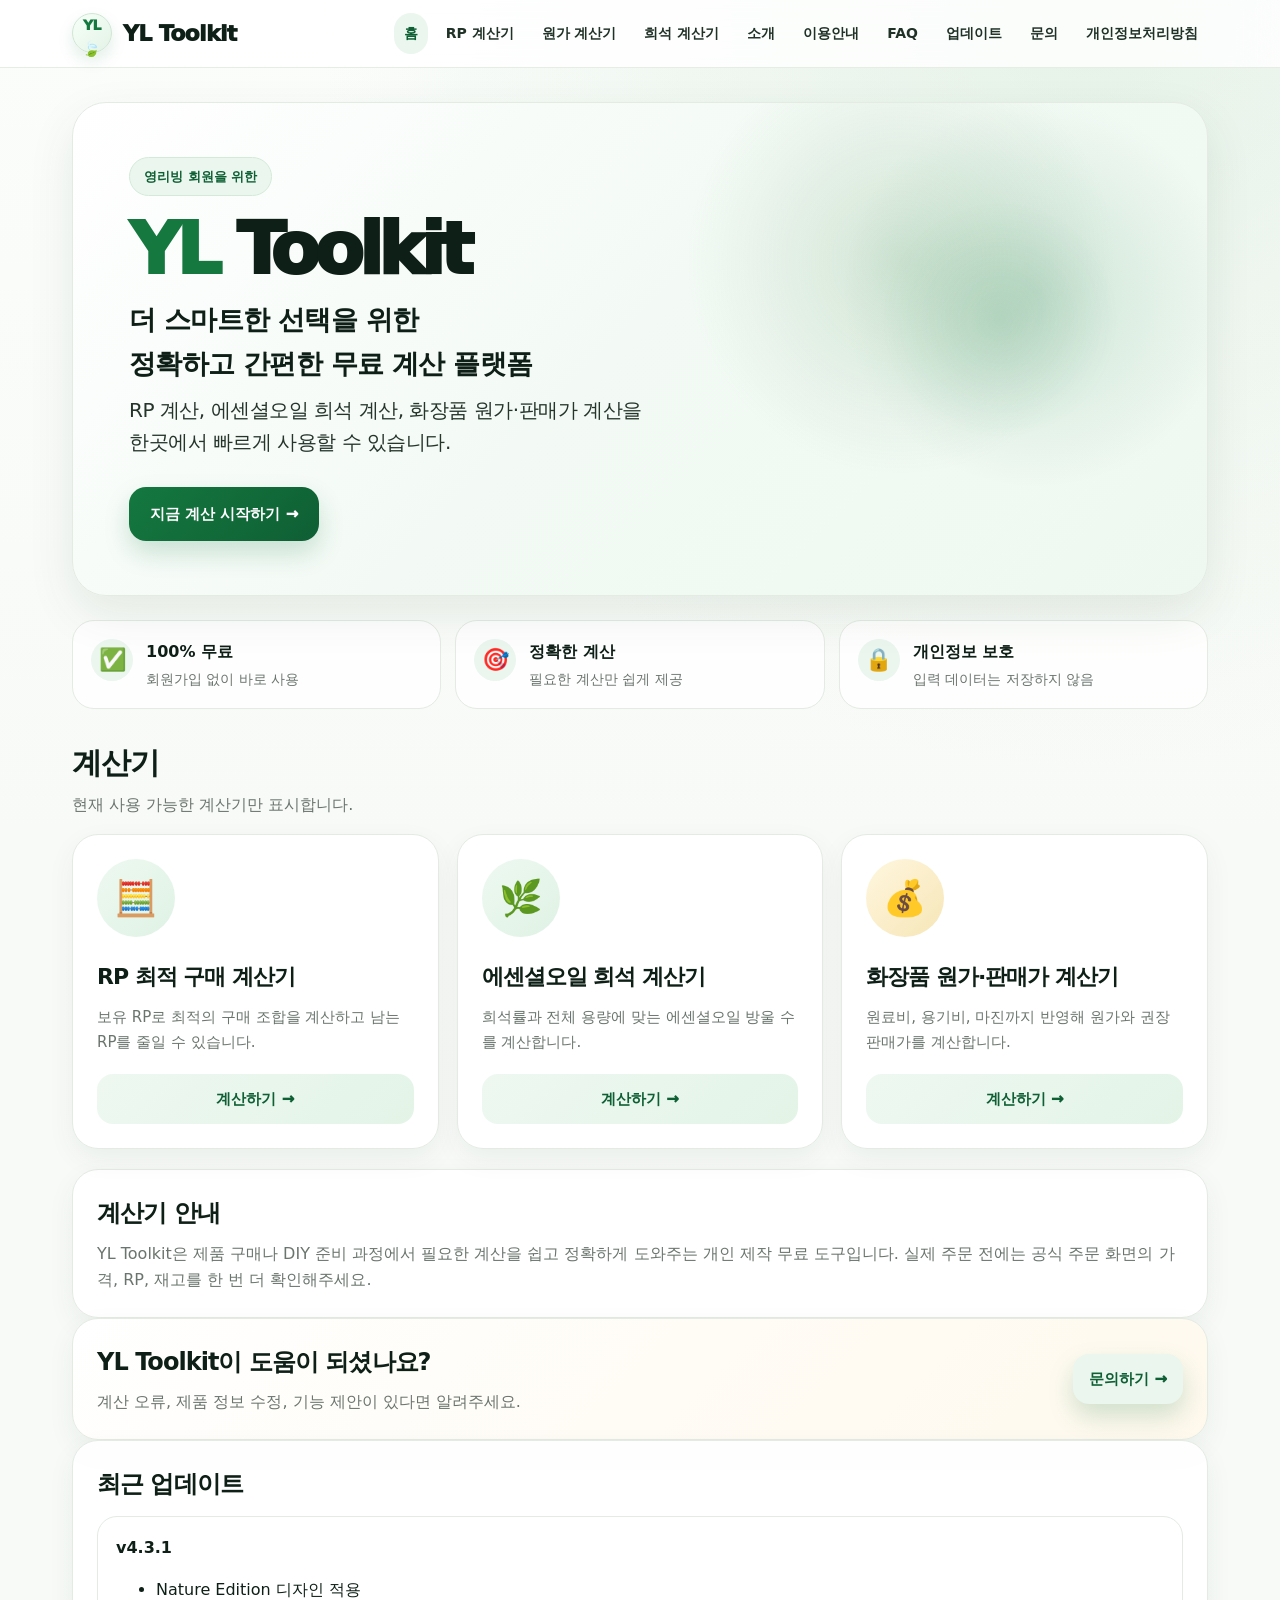
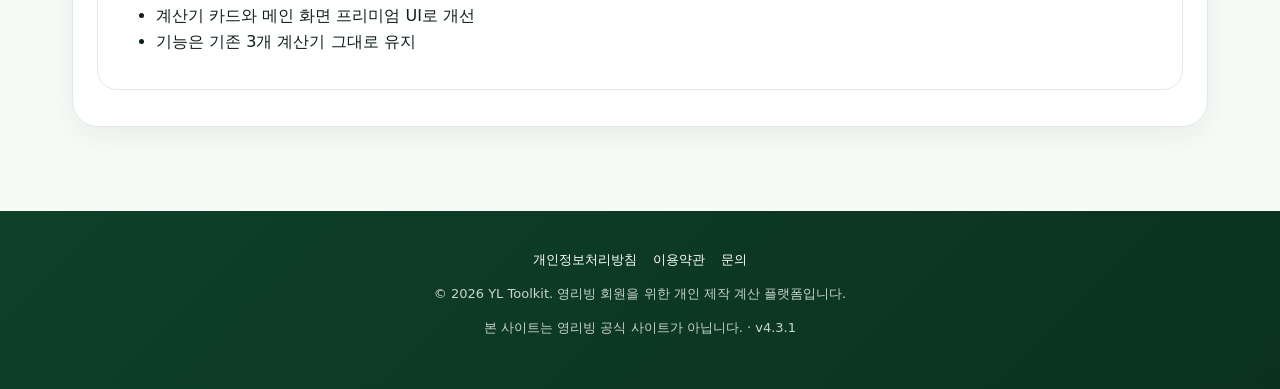
<file: index.html>
<!doctype html><html lang="ko"><head><meta charset="utf-8" /><meta name="viewport" content="width=device-width,initial-scale=1" /><title>YL Toolkit | 영리빙 회원을 위한 무료 계산 플랫폼</title><meta name="description" content="영리빙 회원을 위한 무료 계산 플랫폼. RP 계산, 에센셜오일 희석 계산, 화장품 원가·판매가 계산을 쉽게 사용할 수 있습니다." /><meta name="theme-color" content="#365f3b" /><link rel="stylesheet" href="./assets/css/common.css" /><link rel="icon" href="./favicon.svg" type="image/svg+xml" />
<link rel="canonical" href="https://yltoolkit-droid.github.io/yl-toolkit/" />
<meta property="og:type" content="website" />
<meta property="og:title" content="YL Toolkit | 영리빙 회원을 위한 무료 계산 플랫폼" />
<meta property="og:description" content="영리빙 회원을 위한 무료 계산 플랫폼. RP 계산, 에센셜오일 희석 계산, 화장품 원가·판매가 계산을 쉽게 사용할 수 있습니다." />
<meta property="og:url" content="https://yltoolkit-droid.github.io/yl-toolkit/" />
<meta property="og:image" content="https://yltoolkit-droid.github.io/yl-toolkit/assets/img/og-image.svg" />
<meta name="twitter:card" content="summary_large_image" />
<meta name="twitter:title" content="YL Toolkit | 영리빙 회원을 위한 무료 계산 플랫폼" />
<meta name="twitter:description" content="영리빙 회원을 위한 무료 계산 플랫폼. RP 계산, 에센셜오일 희석 계산, 화장품 원가·판매가 계산을 쉽게 사용할 수 있습니다." />
<meta name="twitter:image" content="https://yltoolkit-droid.github.io/yl-toolkit/assets/img/og-image.svg" />
<script async src="https://pagead2.googlesyndication.com/pagead/js/adsbygoogle.js?client=ca-pub-5259538571603783"
     crossorigin="anonymous"></script>
<!-- Google tag (gtag.js) -->
<script async src="https://www.googletagmanager.com/gtag/js?id=G-E41WLH114Y"></script>
<script>
  window.dataLayer = window.dataLayer || [];
  function gtag(){dataLayer.push(arguments);}
  gtag('js', new Date());
  gtag('config', 'G-E41WLH114Y');
</script>
</head><body><header class="app-header"><nav class="nav" id="nav"><a href="./" class="brand"><span class="brand-mark">YL</span><span>YL Toolkit</span></a><button class="menu-toggle" id="menuToggle" type="button">메뉴</button><div class="nav-links"><a href="./" class="active">홈</a><a href="./rp/" class="">RP 계산기</a><a href="./cost/" >원가 계산기</a><a href="./dilution/" >희석 계산기</a><a href="./about/" class="">소개</a><a href="./guide/" class="">이용안내</a><a href="./faq/" class="">FAQ</a><a href="./updates/" class="">업데이트</a><a href="./contact/" class="">문의</a><a href="./privacy/" class="">개인정보처리방침</a></div></nav></header><main class="wrap">
<section class="hero">
  <span class="eyebrow">영리빙 회원을 위한</span>
  <h1><span style="color:var(--green)">YL</span> Toolkit</h1>
  <p class="slogan">더 스마트한 선택을 위한<br>정확하고 간편한 무료 계산 플랫폼</p>
  <p>RP 계산, 에센셜오일 희석 계산, 화장품 원가·판매가 계산을 한곳에서 빠르게 사용할 수 있습니다.</p>
  <div class="hero-actions">
    <a class="btn light" href="./rp/">지금 계산 시작하기 →</a>
  </div>
</section>

<section class="feature-strip">
  <div class="feature-item"><span class="mini-icon">✅</span><div><b>100% 무료</b><span>회원가입 없이 바로 사용</span></div></div>
  <div class="feature-item"><span class="mini-icon">🎯</span><div><b>정확한 계산</b><span>필요한 계산만 쉽게 제공</span></div></div>
  <div class="feature-item"><span class="mini-icon">🔒</span><div><b>개인정보 보호</b><span>입력 데이터는 저장하지 않음</span></div></div>
</section>

<div class="section-head">
  <div>
    <h2>계산기</h2>
    <p>현재 사용 가능한 계산기만 표시합니다.</p>
  </div>
</div>

<section class="grid-tools">
  <a class="tool-card" href="./rp/">
    <div class="tool-main">
      <span class="tool-icon">🧮</span>
      <div>
        <h3>RP 최적 구매 계산기</h3>
        <p>보유 RP로 최적의 구매 조합을 계산하고 남는 RP를 줄일 수 있습니다.</p>
      </div>
    </div>
    <span class="go">계산하기 →</span>
  </a>

  <a class="tool-card" href="./dilution/">
    <div class="tool-main">
      <span class="tool-icon">🌿</span>
      <div>
        <h3>에센셜오일 희석 계산기</h3>
        <p>희석률과 전체 용량에 맞는 에센셜오일 방울 수를 계산합니다.</p>
      </div>
    </div>
    <span class="go">계산하기 →</span>
  </a>

  <a class="tool-card" href="./cost/">
    <div class="tool-main">
      <span class="tool-icon">💰</span>
      <div>
        <h3>화장품 원가·판매가 계산기</h3>
        <p>원료비, 용기비, 마진까지 반영해 원가와 권장 판매가를 계산합니다.</p>
      </div>
    </div>
    <span class="go">계산하기 →</span>
  </a>
</section>

<section class="tips-card">
  <h2>계산기 안내</h2>
  <p>YL Toolkit은 제품 구매나 DIY 준비 과정에서 필요한 계산을 쉽고 정확하게 도와주는 개인 제작 무료 도구입니다. 실제 주문 전에는 공식 주문 화면의 가격, RP, 재고를 한 번 더 확인해주세요.</p>
</section>

<section class="support-card">
  <div>
    <h2>YL Toolkit이 도움이 되셨나요?</h2>
    <p>계산 오류, 제품 정보 수정, 기능 제안이 있다면 알려주세요.</p>
  </div>
  <a class="btn secondary" href="./contact/">문의하기 →</a>
</section>

<section class="card">
  <h2>최근 업데이트</h2>
  <div class="update-item">
    <b>v4.3.1</b>
    <ul>
      <li>Nature Edition 디자인 적용</li>
      <li>계산기 카드와 메인 화면 프리미엄 UI로 개선</li>
      <li>기능은 기존 3개 계산기 그대로 유지</li>
    </ul>
  </div>
</section>
</main><footer class="footer"><div class="footer-links"><a href="./privacy/">개인정보처리방침</a><a href="./terms/">이용약관</a><a href="./contact/">문의</a></div><p>© 2026 YL Toolkit. 영리빙 회원을 위한 개인 제작 계산 플랫폼입니다.</p><p>본 사이트는 영리빙 공식 사이트가 아닙니다. · v4.3.1</p></footer><script src="./assets/js/common.js"></script></body></html>
</file>
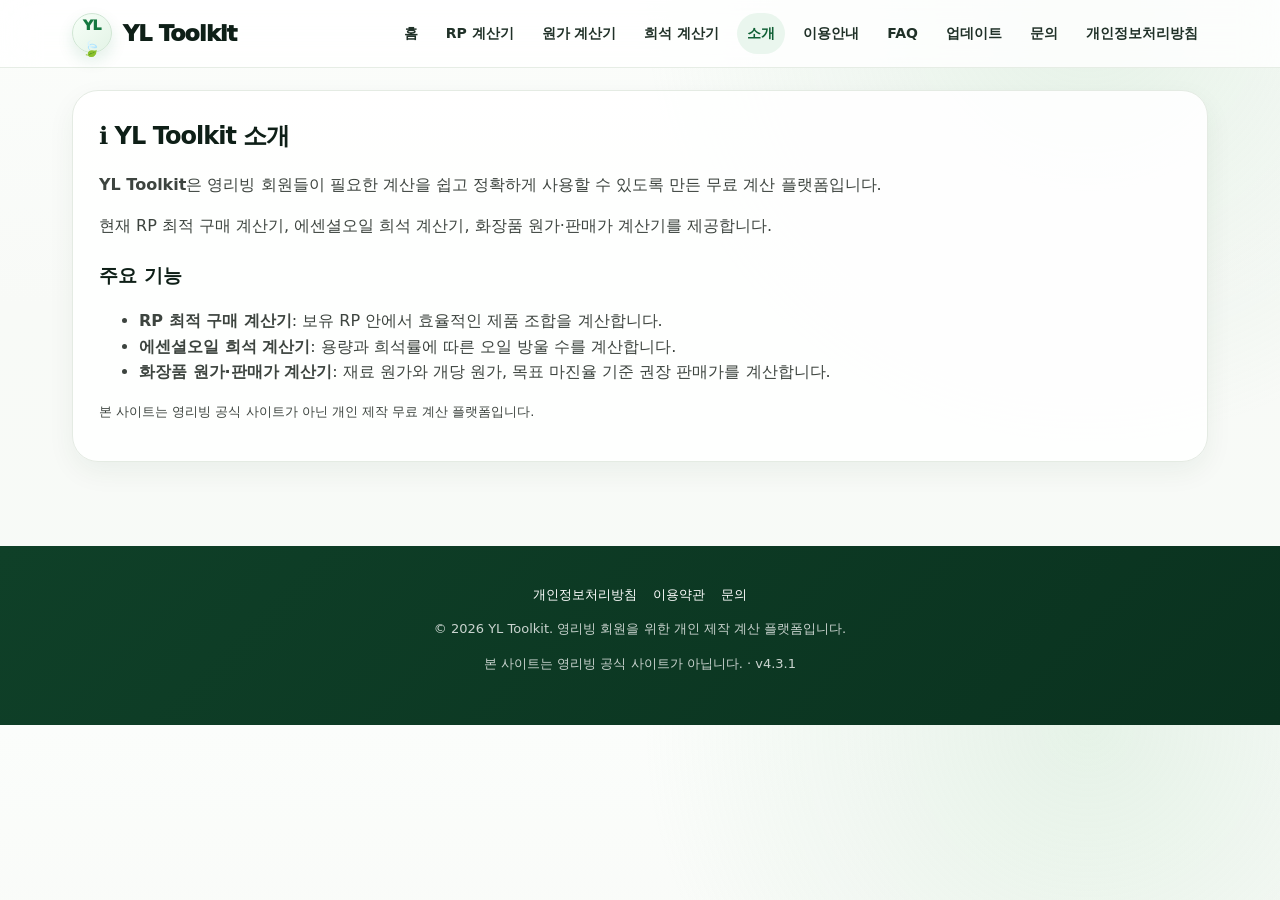
<file: about/index.html>
<!doctype html><html lang="ko"><head><meta charset="utf-8" /><meta name="viewport" content="width=device-width,initial-scale=1" /><title>소개 | YL Toolkit</title><meta name="description" content="영리빙 회원을 위한 무료 계산 플랫폼 YL Toolkit입니다." /><meta name="theme-color" content="#365f3b" /><link rel="stylesheet" href="../assets/css/common.css" /><link rel="icon" href="../favicon.svg" type="image/svg+xml" />
<link rel="canonical" href="https://yltoolkit-droid.github.io/yl-toolkit/about/" />
<meta property="og:type" content="website" />
<meta property="og:title" content="소개 | YL Toolkit" />
<meta property="og:description" content="영리빙 회원을 위한 무료 계산 플랫폼 YL Toolkit입니다." />
<meta property="og:url" content="https://yltoolkit-droid.github.io/yl-toolkit/about/" />
<meta property="og:image" content="https://yltoolkit-droid.github.io/yl-toolkit/assets/img/og-image.svg" />
<meta name="twitter:card" content="summary_large_image" />
<meta name="twitter:title" content="소개 | YL Toolkit" />
<meta name="twitter:description" content="영리빙 회원을 위한 무료 계산 플랫폼 YL Toolkit입니다." />
<meta name="twitter:image" content="https://yltoolkit-droid.github.io/yl-toolkit/assets/img/og-image.svg" />
<script async src="https://pagead2.googlesyndication.com/pagead/js/adsbygoogle.js?client=ca-pub-5259538571603783"
     crossorigin="anonymous"></script>
<!-- Google tag (gtag.js) -->
<script async src="https://www.googletagmanager.com/gtag/js?id=G-E41WLH114Y"></script>
<script>
  window.dataLayer = window.dataLayer || [];
  function gtag(){dataLayer.push(arguments);}
  gtag('js', new Date());
  gtag('config', 'G-E41WLH114Y');
</script>
</head><body><header class="app-header"><nav class="nav" id="nav"><a href="../" class="brand"><span class="brand-mark">YL</span><span>YL Toolkit</span></a><button class="menu-toggle" id="menuToggle" type="button">메뉴</button><div class="nav-links"><a href="../" class="">홈</a><a href="../rp/" class="">RP 계산기</a><a href="../cost/" >원가 계산기</a><a href="../dilution/" >희석 계산기</a><a href="../about/" class="active">소개</a><a href="../guide/" class="">이용안내</a><a href="../faq/" class="">FAQ</a><a href="../updates/" class="">업데이트</a><a href="../contact/" class="">문의</a><a href="../privacy/" class="">개인정보처리방침</a></div></nav></header><main class="wrap">
<section class="doc"><h2>ℹ️ YL Toolkit 소개</h2><p><b>YL Toolkit</b>은 영리빙 회원들이 필요한 계산을 쉽고 정확하게 사용할 수 있도록 만든 무료 계산 플랫폼입니다.</p><p>현재 RP 최적 구매 계산기, 에센셜오일 희석 계산기, 화장품 원가·판매가 계산기를 제공합니다.</p><h3>주요 기능</h3><ul><li><b>RP 최적 구매 계산기</b>: 보유 RP 안에서 효율적인 제품 조합을 계산합니다.</li><li><b>에센셜오일 희석 계산기</b>: 용량과 희석률에 따른 오일 방울 수를 계산합니다.</li><li><b>화장품 원가·판매가 계산기</b>: 재료 원가와 개당 원가, 목표 마진율 기준 권장 판매가를 계산합니다.</li></ul><p class="small">본 사이트는 영리빙 공식 사이트가 아닌 개인 제작 무료 계산 플랫폼입니다.</p></section>
</main><footer class="footer"><div class="footer-links"><a href="../privacy/">개인정보처리방침</a><a href="../terms/">이용약관</a><a href="../contact/">문의</a></div><p>© 2026 YL Toolkit. 영리빙 회원을 위한 개인 제작 계산 플랫폼입니다.</p><p>본 사이트는 영리빙 공식 사이트가 아닙니다. · v4.3.1</p></footer><script src="../assets/js/common.js"></script></body></html>
</file>
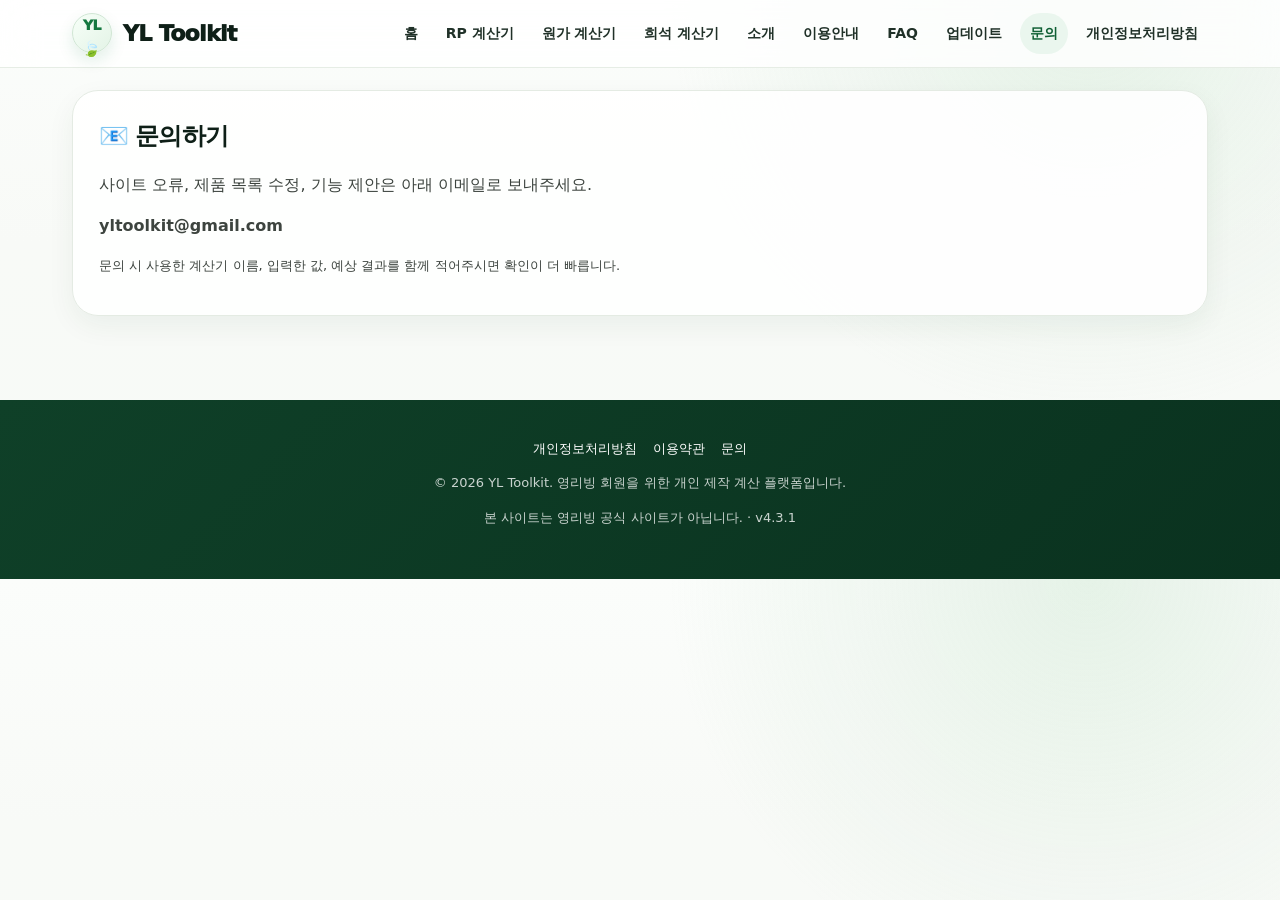
<file: contact/index.html>
<!doctype html><html lang="ko"><head><meta charset="utf-8" /><meta name="viewport" content="width=device-width,initial-scale=1" /><title>문의 | YL Toolkit</title><meta name="description" content="영리빙 회원을 위한 무료 계산 플랫폼 YL Toolkit입니다." /><meta name="theme-color" content="#365f3b" /><link rel="stylesheet" href="../assets/css/common.css" /><link rel="icon" href="../favicon.svg" type="image/svg+xml" />
<link rel="canonical" href="https://yltoolkit-droid.github.io/yl-toolkit/contact/" />
<meta property="og:type" content="website" />
<meta property="og:title" content="문의 | YL Toolkit" />
<meta property="og:description" content="영리빙 회원을 위한 무료 계산 플랫폼 YL Toolkit입니다." />
<meta property="og:url" content="https://yltoolkit-droid.github.io/yl-toolkit/contact/" />
<meta property="og:image" content="https://yltoolkit-droid.github.io/yl-toolkit/assets/img/og-image.svg" />
<meta name="twitter:card" content="summary_large_image" />
<meta name="twitter:title" content="문의 | YL Toolkit" />
<meta name="twitter:description" content="영리빙 회원을 위한 무료 계산 플랫폼 YL Toolkit입니다." />
<meta name="twitter:image" content="https://yltoolkit-droid.github.io/yl-toolkit/assets/img/og-image.svg" />
<script async src="https://pagead2.googlesyndication.com/pagead/js/adsbygoogle.js?client=ca-pub-5259538571603783"
     crossorigin="anonymous"></script>
<!-- Google tag (gtag.js) -->
<script async src="https://www.googletagmanager.com/gtag/js?id=G-E41WLH114Y"></script>
<script>
  window.dataLayer = window.dataLayer || [];
  function gtag(){dataLayer.push(arguments);}
  gtag('js', new Date());
  gtag('config', 'G-E41WLH114Y');
</script>
</head><body><header class="app-header"><nav class="nav" id="nav"><a href="../" class="brand"><span class="brand-mark">YL</span><span>YL Toolkit</span></a><button class="menu-toggle" id="menuToggle" type="button">메뉴</button><div class="nav-links"><a href="../" class="">홈</a><a href="../rp/" class="">RP 계산기</a><a href="../cost/" >원가 계산기</a><a href="../dilution/" >희석 계산기</a><a href="../about/" class="">소개</a><a href="../guide/" class="">이용안내</a><a href="../faq/" class="">FAQ</a><a href="../updates/" class="">업데이트</a><a href="../contact/" class="active">문의</a><a href="../privacy/" class="">개인정보처리방침</a></div></nav></header><main class="wrap">
<section class="doc">
  <h2>📧 문의하기</h2>
  <p>사이트 오류, 제품 목록 수정, 기능 제안은 아래 이메일로 보내주세요.</p>
  <p><b>yltoolkit@gmail.com</b></p>
  <p class="small">문의 시 사용한 계산기 이름, 입력한 값, 예상 결과를 함께 적어주시면 확인이 더 빠릅니다.</p>
</section>
</main><footer class="footer"><div class="footer-links"><a href="../privacy/">개인정보처리방침</a><a href="../terms/">이용약관</a><a href="../contact/">문의</a></div><p>© 2026 YL Toolkit. 영리빙 회원을 위한 개인 제작 계산 플랫폼입니다.</p><p>본 사이트는 영리빙 공식 사이트가 아닙니다. · v4.3.1</p></footer><script src="../assets/js/common.js"></script></body></html>
</file>
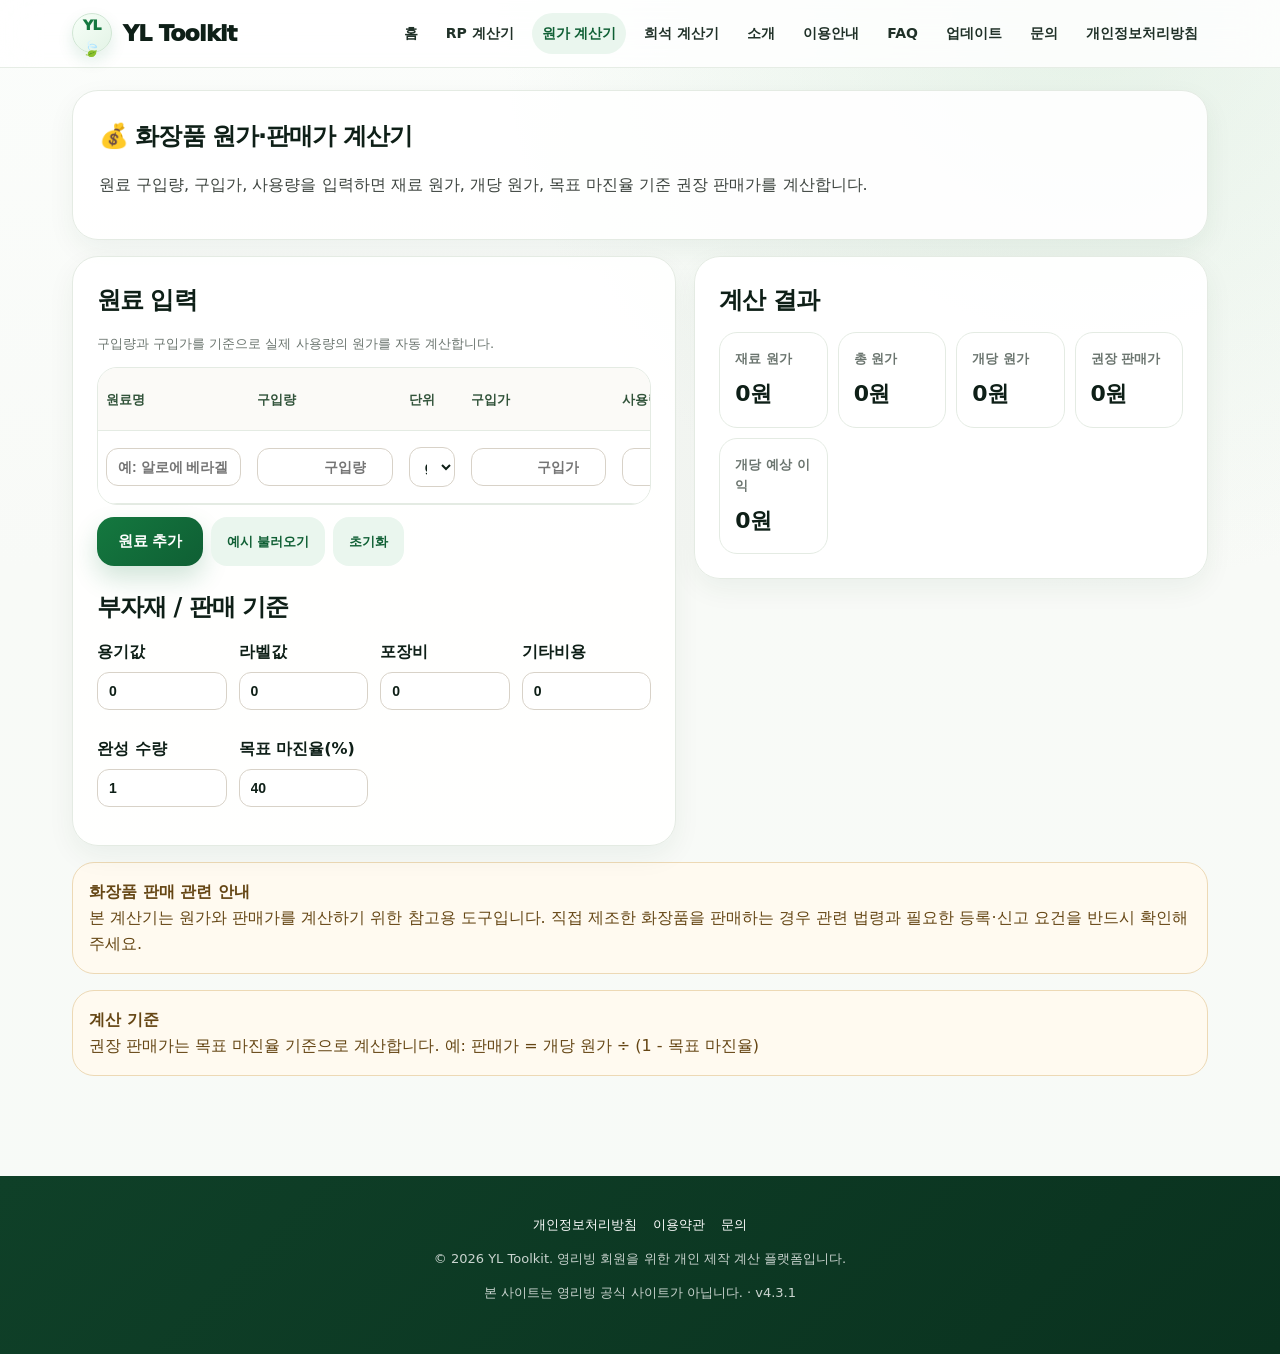
<file: cost/index.html>
<!doctype html><html lang="ko"><head><meta charset="utf-8" /><meta name="viewport" content="width=device-width,initial-scale=1" /><title>화장품 원가·판매가 계산기 | YL Toolkit</title><meta name="description" content="원료 구입량, 구입가, 사용량을 입력해 화장품 원가와 권장 판매가를 계산합니다." /><meta name="theme-color" content="#365f3b" /><link rel="stylesheet" href="../assets/css/common.css" /><link rel="stylesheet" href="../assets/css/cost.css" />
<link rel="icon" href="../favicon.svg" type="image/svg+xml" />
<link rel="canonical" href="https://yltoolkit-droid.github.io/yl-toolkit/cost/" />
<meta property="og:type" content="website" />
<meta property="og:title" content="화장품 원가·판매가 계산기 | YL Toolkit" />
<meta property="og:description" content="원료 구입량, 구입가, 사용량을 입력해 화장품 원가와 권장 판매가를 계산합니다." />
<meta property="og:url" content="https://yltoolkit-droid.github.io/yl-toolkit/cost/" />
<meta property="og:image" content="https://yltoolkit-droid.github.io/yl-toolkit/assets/img/og-image.svg" />
<meta name="twitter:card" content="summary_large_image" />
<meta name="twitter:title" content="화장품 원가·판매가 계산기 | YL Toolkit" />
<meta name="twitter:description" content="원료 구입량, 구입가, 사용량을 입력해 화장품 원가와 권장 판매가를 계산합니다." />
<meta name="twitter:image" content="https://yltoolkit-droid.github.io/yl-toolkit/assets/img/og-image.svg" />
<script async src="https://pagead2.googlesyndication.com/pagead/js/adsbygoogle.js?client=ca-pub-5259538571603783"
     crossorigin="anonymous"></script>
<!-- Google tag (gtag.js) -->
<script async src="https://www.googletagmanager.com/gtag/js?id=G-E41WLH114Y"></script>
<script>
  window.dataLayer = window.dataLayer || [];
  function gtag(){dataLayer.push(arguments);}
  gtag('js', new Date());
  gtag('config', 'G-E41WLH114Y');
</script>
</head><body><header class="app-header"><nav class="nav" id="nav"><a href="../" class="brand"><span class="brand-mark">YL</span><span>YL Toolkit</span></a><button class="menu-toggle" id="menuToggle" type="button">메뉴</button><div class="nav-links"><a href="../" class="">홈</a><a href="../rp/" class="">RP 계산기</a><a href="../cost/" class="active">원가 계산기</a><a href="../dilution/" >희석 계산기</a><a href="../about/" class="">소개</a><a href="../guide/" >이용안내</a><a href="../faq/" class="">FAQ</a><a href="../updates/" class="">업데이트</a><a href="../contact/" class="">문의</a><a href="../privacy/" class="">개인정보처리방침</a></div></nav></header><main class="wrap">
<section class="doc">
  <h2>💰 화장품 원가·판매가 계산기</h2>
  <p>원료 구입량, 구입가, 사용량을 입력하면 재료 원가, 개당 원가, 목표 마진율 기준 권장 판매가를 계산합니다.</p>
</section>
<section class="calc-shell">
  <div class="calc-panel">
    <h2>원료 입력</h2>
    <p class="small">구입량과 구입가를 기준으로 실제 사용량의 원가를 자동 계산합니다.</p>
    <div class="cost-table-wrap"><table class="cost-table"><thead><tr><th>원료명</th><th>구입량</th><th>단위</th><th>구입가</th><th>사용량</th><th>사용 원가</th><th></th></tr></thead><tbody id="materialRows"></tbody></table></div>
    <div class="cost-actions"><button class="primary" id="addRowBtn" type="button">원료 추가</button><button class="secondary" id="sampleBtn" type="button">예시 불러오기</button><button class="secondary" id="clearBtn" type="button">초기화</button></div>
    <h2 style="margin-top:22px">부자재 / 판매 기준</h2>
    <div class="cost-extra">
      <div class="calc-field"><label for="containerCost">용기값</label><input id="containerCost" type="number" value="0"></div>
      <div class="calc-field"><label for="labelCost">라벨값</label><input id="labelCost" type="number" value="0"></div>
      <div class="calc-field"><label for="packagingCost">포장비</label><input id="packagingCost" type="number" value="0"></div>
      <div class="calc-field"><label for="miscCost">기타비용</label><input id="miscCost" type="number" value="0"></div>
      <div class="calc-field"><label for="yieldCount">완성 수량</label><input id="yieldCount" type="number" value="1" min="1"></div>
      <div class="calc-field"><label for="marginRate">목표 마진율(%)</label><input id="marginRate" type="number" value="40"></div>
    </div>
  </div>
  <div class="calc-result">
    <h2>계산 결과</h2>
    <div class="result-grid">
      <div class="result-box"><small>재료 원가</small><b id="materialTotal">0원</b></div>
      <div class="result-box"><small>총 원가</small><b id="batchTotal">0원</b></div>
      <div class="result-box"><small>개당 원가</small><b id="unitCost">0원</b></div>
      <div class="result-box"><small>권장 판매가</small><b id="sellingPrice">0원</b></div>
      <div class="result-box"><small>개당 예상 이익</small><b id="profit">0원</b></div>
    </div>
  </div>
</section>
<section class="guide-note"><b>화장품 판매 관련 안내</b><br>본 계산기는 원가와 판매가를 계산하기 위한 참고용 도구입니다. 직접 제조한 화장품을 판매하는 경우 관련 법령과 필요한 등록·신고 요건을 반드시 확인해주세요.</section>
<section class="guide-note"><b>계산 기준</b><br>권장 판매가는 목표 마진율 기준으로 계산합니다. 예: 판매가 = 개당 원가 ÷ (1 - 목표 마진율)</section>
</main><footer class="footer"><div class="footer-links"><a href="../privacy/">개인정보처리방침</a><a href="../terms/">이용약관</a><a href="../contact/">문의</a></div><p>© 2026 YL Toolkit. 영리빙 회원을 위한 개인 제작 계산 플랫폼입니다.</p><p>본 사이트는 영리빙 공식 사이트가 아닙니다. · v4.3.1</p></footer><script src="../assets/js/common.js"></script><script src="../assets/js/cost.js"></script>
</body></html>
</file>
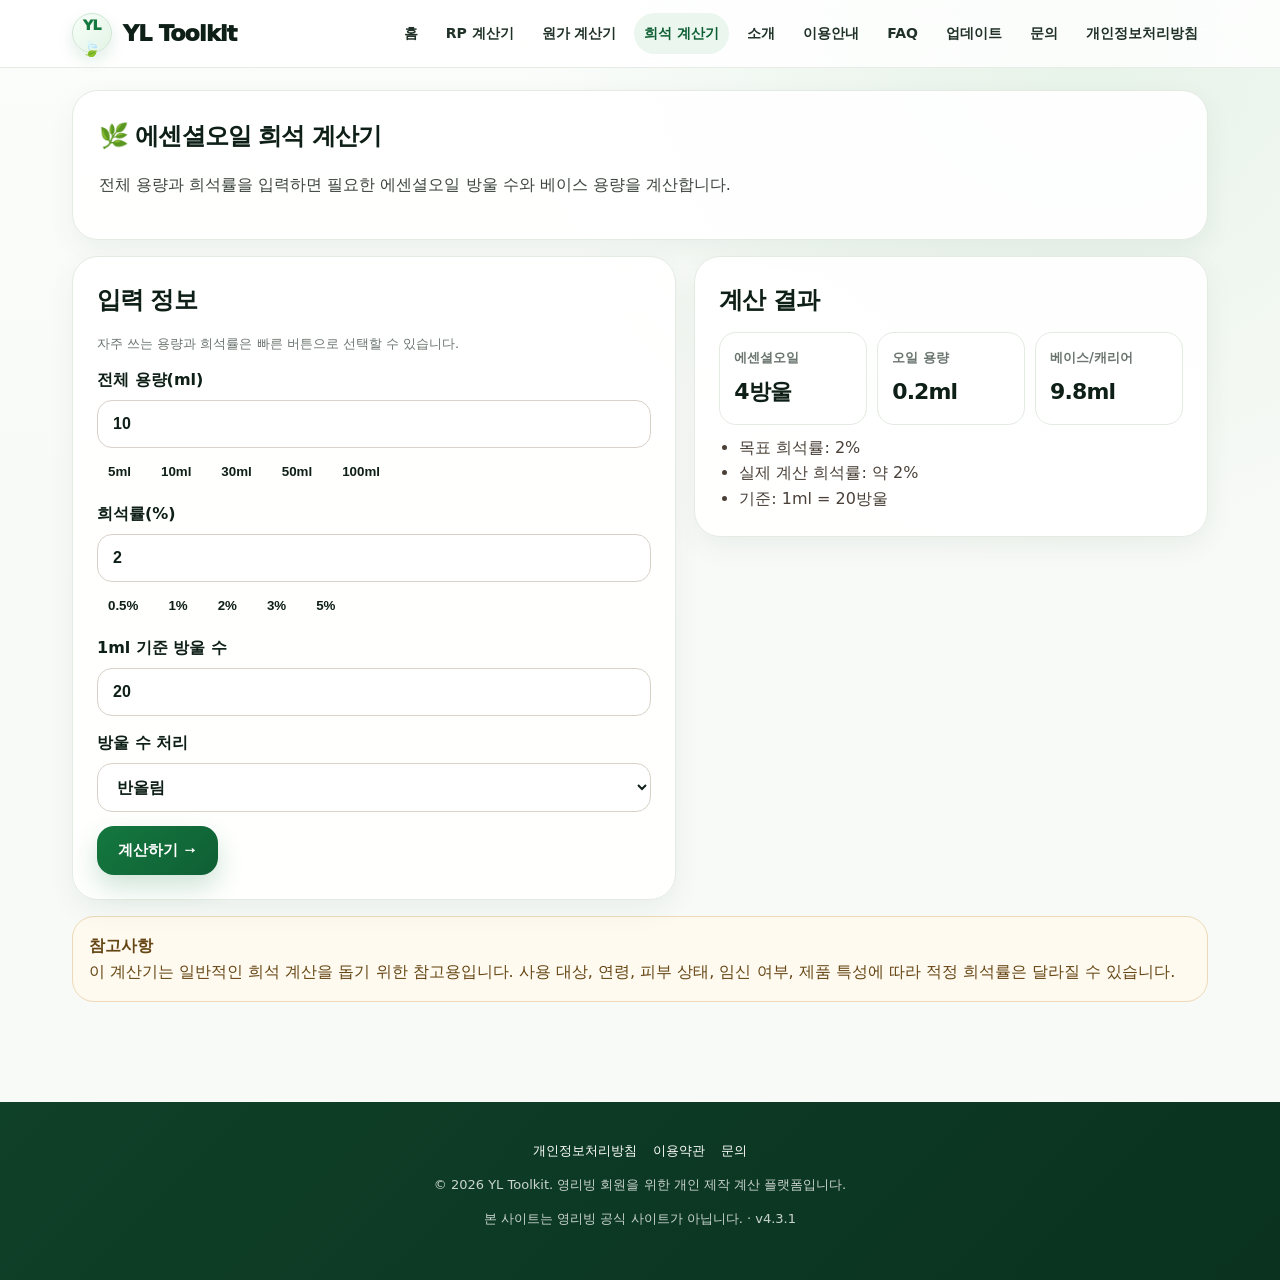
<file: dilution/index.html>
<!doctype html><html lang="ko"><head><meta charset="utf-8" /><meta name="viewport" content="width=device-width,initial-scale=1" /><title>에센셜오일 희석 계산기 | YL Toolkit</title><meta name="description" content="전체 용량과 희석률을 입력해 에센셜오일 방울 수와 베이스 용량을 계산합니다." /><meta name="theme-color" content="#365f3b" /><link rel="stylesheet" href="../assets/css/common.css" /><link rel="stylesheet" href="../assets/css/dilution.css" />
<link rel="icon" href="../favicon.svg" type="image/svg+xml" />
<link rel="canonical" href="https://yltoolkit-droid.github.io/yl-toolkit/dilution/" />
<meta property="og:type" content="website" />
<meta property="og:title" content="에센셜오일 희석 계산기 | YL Toolkit" />
<meta property="og:description" content="전체 용량과 희석률을 입력해 에센셜오일 방울 수와 베이스 용량을 계산합니다." />
<meta property="og:url" content="https://yltoolkit-droid.github.io/yl-toolkit/dilution/" />
<meta property="og:image" content="https://yltoolkit-droid.github.io/yl-toolkit/assets/img/og-image.svg" />
<meta name="twitter:card" content="summary_large_image" />
<meta name="twitter:title" content="에센셜오일 희석 계산기 | YL Toolkit" />
<meta name="twitter:description" content="전체 용량과 희석률을 입력해 에센셜오일 방울 수와 베이스 용량을 계산합니다." />
<meta name="twitter:image" content="https://yltoolkit-droid.github.io/yl-toolkit/assets/img/og-image.svg" />
<script async src="https://pagead2.googlesyndication.com/pagead/js/adsbygoogle.js?client=ca-pub-5259538571603783"
     crossorigin="anonymous"></script>
<!-- Google tag (gtag.js) -->
<script async src="https://www.googletagmanager.com/gtag/js?id=G-E41WLH114Y"></script>
<script>
  window.dataLayer = window.dataLayer || [];
  function gtag(){dataLayer.push(arguments);}
  gtag('js', new Date());
  gtag('config', 'G-E41WLH114Y');
</script>
</head><body><header class="app-header"><nav class="nav" id="nav"><a href="../" class="brand"><span class="brand-mark">YL</span><span>YL Toolkit</span></a><button class="menu-toggle" id="menuToggle" type="button">메뉴</button><div class="nav-links"><a href="../" class="">홈</a><a href="../rp/" class="">RP 계산기</a><a href="../cost/" >원가 계산기</a><a href="../dilution/" class="active">희석 계산기</a><a href="../about/" class="">소개</a><a href="../guide/" >이용안내</a><a href="../faq/" class="">FAQ</a><a href="../updates/" class="">업데이트</a><a href="../contact/" class="">문의</a><a href="../privacy/" class="">개인정보처리방침</a></div></nav></header><main class="wrap">
<section class="doc">
  <h2>🌿 에센셜오일 희석 계산기</h2>
  <p>전체 용량과 희석률을 입력하면 필요한 에센셜오일 방울 수와 베이스 용량을 계산합니다.</p>
</section>
<section class="calc-shell">
  <div class="calc-panel">
    <h2>입력 정보</h2>
    <p class="small">자주 쓰는 용량과 희석률은 빠른 버튼으로 선택할 수 있습니다.</p>
    <div class="calc-field"><label for="totalVolume">전체 용량(ml)</label><input id="totalVolume" type="number" inputmode="decimal" step="0.1" value="10"><div class="quick-row"><button class="quick-chip" type="button" data-volume="5">5ml</button><button class="quick-chip" type="button" data-volume="10">10ml</button><button class="quick-chip" type="button" data-volume="30">30ml</button><button class="quick-chip" type="button" data-volume="50">50ml</button><button class="quick-chip" type="button" data-volume="100">100ml</button></div></div>
    <div class="calc-field"><label for="dilutionPercent">희석률(%)</label><input id="dilutionPercent" type="number" inputmode="decimal" step="0.1" value="2"><div class="quick-row"><button class="quick-chip" type="button" data-percent="0.5">0.5%</button><button class="quick-chip" type="button" data-percent="1">1%</button><button class="quick-chip" type="button" data-percent="2">2%</button><button class="quick-chip" type="button" data-percent="3">3%</button><button class="quick-chip" type="button" data-percent="5">5%</button></div></div>
    <div class="calc-field"><label for="dropsPerMl">1ml 기준 방울 수</label><input id="dropsPerMl" type="number" inputmode="numeric" step="1" value="20"></div>
    <div class="calc-field"><label for="roundMode">방울 수 처리</label><select id="roundMode"><option value="round">반올림</option><option value="floor">내림</option><option value="ceil">올림</option></select></div>
    <div class="calc-actions"><button class="primary" id="calcDilutionBtn" type="button">계산하기 →</button></div>
  </div>
  <div class="calc-result"><h2>계산 결과</h2><div id="resultBox">계산 결과가 여기에 표시됩니다.</div></div>
</section>
<section class="guide-note"><b>참고사항</b><br>이 계산기는 일반적인 희석 계산을 돕기 위한 참고용입니다. 사용 대상, 연령, 피부 상태, 임신 여부, 제품 특성에 따라 적정 희석률은 달라질 수 있습니다.</section>
</main><footer class="footer"><div class="footer-links"><a href="../privacy/">개인정보처리방침</a><a href="../terms/">이용약관</a><a href="../contact/">문의</a></div><p>© 2026 YL Toolkit. 영리빙 회원을 위한 개인 제작 계산 플랫폼입니다.</p><p>본 사이트는 영리빙 공식 사이트가 아닙니다. · v4.3.1</p></footer><script src="../assets/js/common.js"></script><script src="../assets/js/dilution.js"></script>
</body></html>
</file>
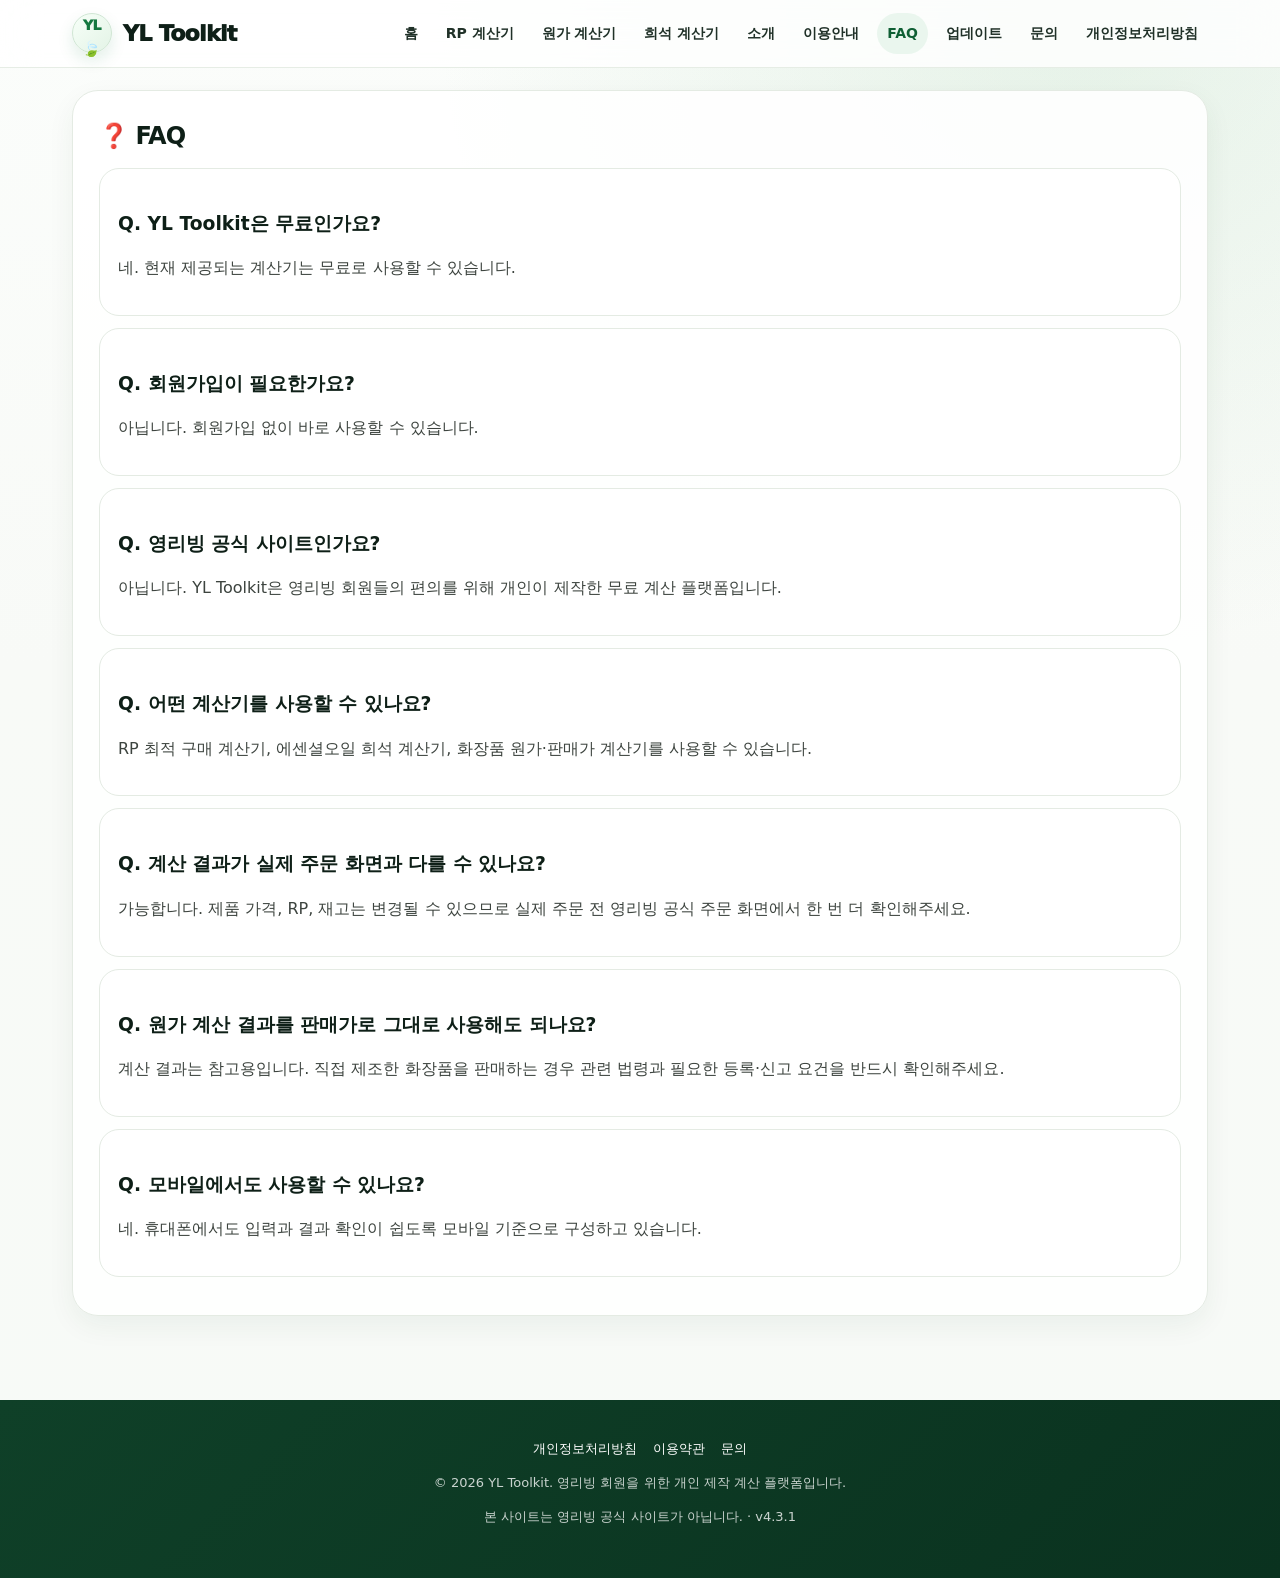
<file: faq/index.html>
<!doctype html><html lang="ko"><head><meta charset="utf-8" /><meta name="viewport" content="width=device-width,initial-scale=1" /><title>FAQ | YL Toolkit</title><meta name="description" content="영리빙 회원을 위한 무료 계산 플랫폼 YL Toolkit입니다." /><meta name="theme-color" content="#365f3b" /><link rel="stylesheet" href="../assets/css/common.css" /><link rel="icon" href="../favicon.svg" type="image/svg+xml" />
<link rel="canonical" href="https://yltoolkit-droid.github.io/yl-toolkit/faq/" />
<meta property="og:type" content="website" />
<meta property="og:title" content="FAQ | YL Toolkit" />
<meta property="og:description" content="영리빙 회원을 위한 무료 계산 플랫폼 YL Toolkit입니다." />
<meta property="og:url" content="https://yltoolkit-droid.github.io/yl-toolkit/faq/" />
<meta property="og:image" content="https://yltoolkit-droid.github.io/yl-toolkit/assets/img/og-image.svg" />
<meta name="twitter:card" content="summary_large_image" />
<meta name="twitter:title" content="FAQ | YL Toolkit" />
<meta name="twitter:description" content="영리빙 회원을 위한 무료 계산 플랫폼 YL Toolkit입니다." />
<meta name="twitter:image" content="https://yltoolkit-droid.github.io/yl-toolkit/assets/img/og-image.svg" />
<script async src="https://pagead2.googlesyndication.com/pagead/js/adsbygoogle.js?client=ca-pub-5259538571603783"
     crossorigin="anonymous"></script>
<!-- Google tag (gtag.js) -->
<script async src="https://www.googletagmanager.com/gtag/js?id=G-E41WLH114Y"></script>
<script>
  window.dataLayer = window.dataLayer || [];
  function gtag(){dataLayer.push(arguments);}
  gtag('js', new Date());
  gtag('config', 'G-E41WLH114Y');
</script>
</head><body><header class="app-header"><nav class="nav" id="nav"><a href="../" class="brand"><span class="brand-mark">YL</span><span>YL Toolkit</span></a><button class="menu-toggle" id="menuToggle" type="button">메뉴</button><div class="nav-links"><a href="../" class="">홈</a><a href="../rp/" class="">RP 계산기</a><a href="../cost/" >원가 계산기</a><a href="../dilution/" >희석 계산기</a><a href="../about/" class="">소개</a><a href="../guide/" class="">이용안내</a><a href="../faq/" class="active">FAQ</a><a href="../updates/" class="">업데이트</a><a href="../contact/" class="">문의</a><a href="../privacy/" class="">개인정보처리방침</a></div></nav></header><main class="wrap">
<section class="doc"><h2>❓ FAQ</h2><div class="faq-item"><h3>Q. YL Toolkit은 무료인가요?</h3><p>네. 현재 제공되는 계산기는 무료로 사용할 수 있습니다.</p></div><div class="faq-item"><h3>Q. 회원가입이 필요한가요?</h3><p>아닙니다. 회원가입 없이 바로 사용할 수 있습니다.</p></div><div class="faq-item"><h3>Q. 영리빙 공식 사이트인가요?</h3><p>아닙니다. YL Toolkit은 영리빙 회원들의 편의를 위해 개인이 제작한 무료 계산 플랫폼입니다.</p></div><div class="faq-item"><h3>Q. 어떤 계산기를 사용할 수 있나요?</h3><p>RP 최적 구매 계산기, 에센셜오일 희석 계산기, 화장품 원가·판매가 계산기를 사용할 수 있습니다.</p></div><div class="faq-item"><h3>Q. 계산 결과가 실제 주문 화면과 다를 수 있나요?</h3><p>가능합니다. 제품 가격, RP, 재고는 변경될 수 있으므로 실제 주문 전 영리빙 공식 주문 화면에서 한 번 더 확인해주세요.</p></div><div class="faq-item"><h3>Q. 원가 계산 결과를 판매가로 그대로 사용해도 되나요?</h3><p>계산 결과는 참고용입니다. 직접 제조한 화장품을 판매하는 경우 관련 법령과 필요한 등록·신고 요건을 반드시 확인해주세요.</p></div><div class="faq-item"><h3>Q. 모바일에서도 사용할 수 있나요?</h3><p>네. 휴대폰에서도 입력과 결과 확인이 쉽도록 모바일 기준으로 구성하고 있습니다.</p></div></section>
</main><footer class="footer"><div class="footer-links"><a href="../privacy/">개인정보처리방침</a><a href="../terms/">이용약관</a><a href="../contact/">문의</a></div><p>© 2026 YL Toolkit. 영리빙 회원을 위한 개인 제작 계산 플랫폼입니다.</p><p>본 사이트는 영리빙 공식 사이트가 아닙니다. · v4.3.1</p></footer><script src="../assets/js/common.js"></script></body></html>
</file>
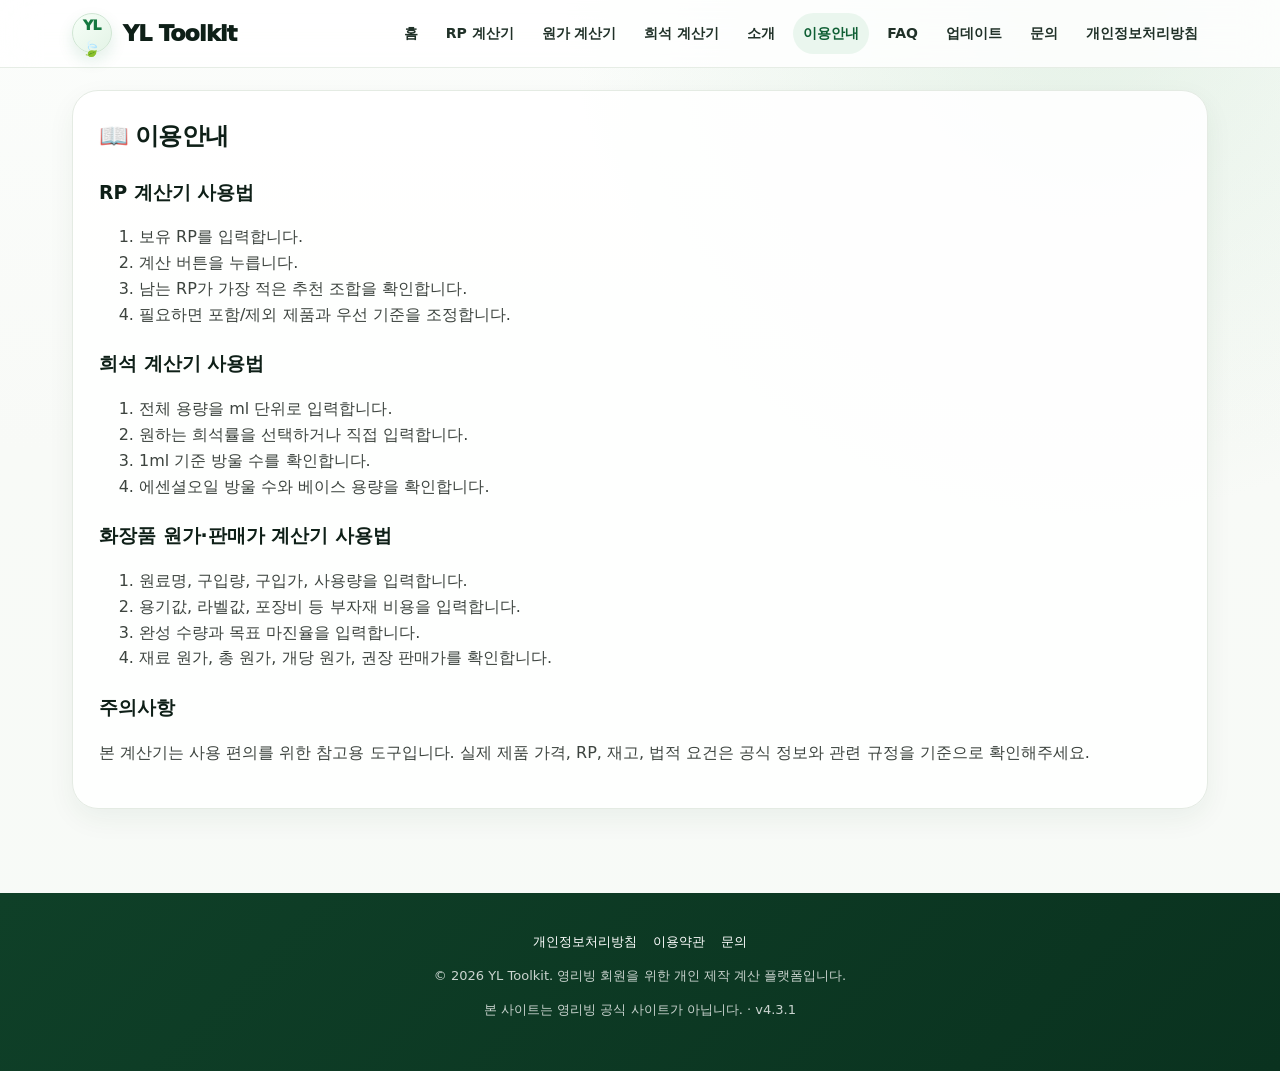
<file: guide/index.html>
<!doctype html><html lang="ko"><head><meta charset="utf-8" /><meta name="viewport" content="width=device-width,initial-scale=1" /><title>이용안내 | YL Toolkit</title><meta name="description" content="영리빙 회원을 위한 무료 계산 플랫폼 YL Toolkit입니다." /><meta name="theme-color" content="#365f3b" /><link rel="stylesheet" href="../assets/css/common.css" /><link rel="icon" href="../favicon.svg" type="image/svg+xml" />
<link rel="canonical" href="https://yltoolkit-droid.github.io/yl-toolkit/guide/" />
<meta property="og:type" content="website" />
<meta property="og:title" content="이용안내 | YL Toolkit" />
<meta property="og:description" content="영리빙 회원을 위한 무료 계산 플랫폼 YL Toolkit입니다." />
<meta property="og:url" content="https://yltoolkit-droid.github.io/yl-toolkit/guide/" />
<meta property="og:image" content="https://yltoolkit-droid.github.io/yl-toolkit/assets/img/og-image.svg" />
<meta name="twitter:card" content="summary_large_image" />
<meta name="twitter:title" content="이용안내 | YL Toolkit" />
<meta name="twitter:description" content="영리빙 회원을 위한 무료 계산 플랫폼 YL Toolkit입니다." />
<meta name="twitter:image" content="https://yltoolkit-droid.github.io/yl-toolkit/assets/img/og-image.svg" />
<script async src="https://pagead2.googlesyndication.com/pagead/js/adsbygoogle.js?client=ca-pub-5259538571603783"
     crossorigin="anonymous"></script>
<!-- Google tag (gtag.js) -->
<script async src="https://www.googletagmanager.com/gtag/js?id=G-E41WLH114Y"></script>
<script>
  window.dataLayer = window.dataLayer || [];
  function gtag(){dataLayer.push(arguments);}
  gtag('js', new Date());
  gtag('config', 'G-E41WLH114Y');
</script>
</head><body><header class="app-header"><nav class="nav" id="nav"><a href="../" class="brand"><span class="brand-mark">YL</span><span>YL Toolkit</span></a><button class="menu-toggle" id="menuToggle" type="button">메뉴</button><div class="nav-links"><a href="../" class="">홈</a><a href="../rp/" class="">RP 계산기</a><a href="../cost/" >원가 계산기</a><a href="../dilution/" >희석 계산기</a><a href="../about/" class="">소개</a><a href="../guide/" class="active">이용안내</a><a href="../faq/" class="">FAQ</a><a href="../updates/" class="">업데이트</a><a href="../contact/" class="">문의</a><a href="../privacy/" class="">개인정보처리방침</a></div></nav></header><main class="wrap">
<section class="doc"><h2>📖 이용안내</h2><h3>RP 계산기 사용법</h3><ol><li>보유 RP를 입력합니다.</li><li>계산 버튼을 누릅니다.</li><li>남는 RP가 가장 적은 추천 조합을 확인합니다.</li><li>필요하면 포함/제외 제품과 우선 기준을 조정합니다.</li></ol><h3>희석 계산기 사용법</h3><ol><li>전체 용량을 ml 단위로 입력합니다.</li><li>원하는 희석률을 선택하거나 직접 입력합니다.</li><li>1ml 기준 방울 수를 확인합니다.</li><li>에센셜오일 방울 수와 베이스 용량을 확인합니다.</li></ol><h3>화장품 원가·판매가 계산기 사용법</h3><ol><li>원료명, 구입량, 구입가, 사용량을 입력합니다.</li><li>용기값, 라벨값, 포장비 등 부자재 비용을 입력합니다.</li><li>완성 수량과 목표 마진율을 입력합니다.</li><li>재료 원가, 총 원가, 개당 원가, 권장 판매가를 확인합니다.</li></ol><h3>주의사항</h3><p>본 계산기는 사용 편의를 위한 참고용 도구입니다. 실제 제품 가격, RP, 재고, 법적 요건은 공식 정보와 관련 규정을 기준으로 확인해주세요.</p></section>
</main><footer class="footer"><div class="footer-links"><a href="../privacy/">개인정보처리방침</a><a href="../terms/">이용약관</a><a href="../contact/">문의</a></div><p>© 2026 YL Toolkit. 영리빙 회원을 위한 개인 제작 계산 플랫폼입니다.</p><p>본 사이트는 영리빙 공식 사이트가 아닙니다. · v4.3.1</p></footer><script src="../assets/js/common.js"></script></body></html>
</file>
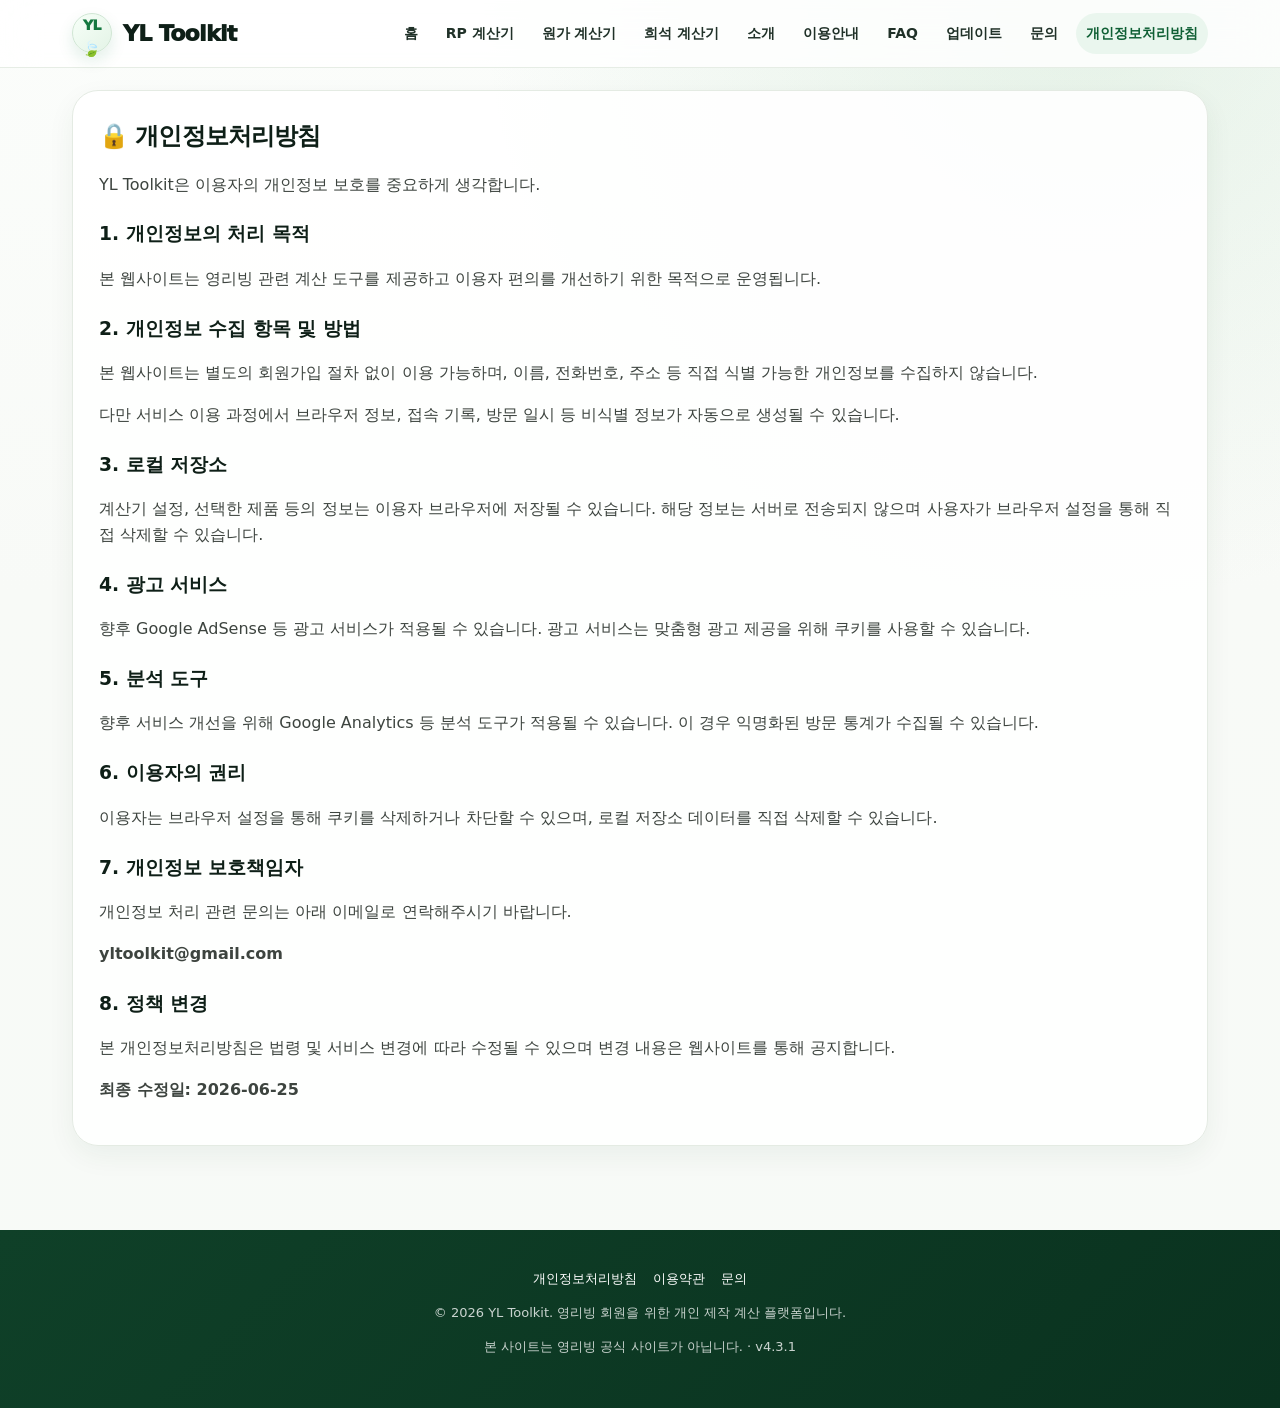
<file: privacy/index.html>
<!doctype html><html lang="ko"><head><meta charset="utf-8" /><meta name="viewport" content="width=device-width,initial-scale=1" /><title>개인정보처리방침 | YL Toolkit</title><meta name="description" content="영리빙 회원을 위한 무료 계산 플랫폼 YL Toolkit입니다." /><meta name="theme-color" content="#365f3b" /><link rel="stylesheet" href="../assets/css/common.css" /><link rel="icon" href="../favicon.svg" type="image/svg+xml" />
<link rel="canonical" href="https://yltoolkit-droid.github.io/yl-toolkit/privacy/" />
<meta property="og:type" content="website" />
<meta property="og:title" content="개인정보처리방침 | YL Toolkit" />
<meta property="og:description" content="영리빙 회원을 위한 무료 계산 플랫폼 YL Toolkit입니다." />
<meta property="og:url" content="https://yltoolkit-droid.github.io/yl-toolkit/privacy/" />
<meta property="og:image" content="https://yltoolkit-droid.github.io/yl-toolkit/assets/img/og-image.svg" />
<meta name="twitter:card" content="summary_large_image" />
<meta name="twitter:title" content="개인정보처리방침 | YL Toolkit" />
<meta name="twitter:description" content="영리빙 회원을 위한 무료 계산 플랫폼 YL Toolkit입니다." />
<meta name="twitter:image" content="https://yltoolkit-droid.github.io/yl-toolkit/assets/img/og-image.svg" />
<script async src="https://pagead2.googlesyndication.com/pagead/js/adsbygoogle.js?client=ca-pub-5259538571603783"
     crossorigin="anonymous"></script>
<!-- Google tag (gtag.js) -->
<script async src="https://www.googletagmanager.com/gtag/js?id=G-E41WLH114Y"></script>
<script>
  window.dataLayer = window.dataLayer || [];
  function gtag(){dataLayer.push(arguments);}
  gtag('js', new Date());
  gtag('config', 'G-E41WLH114Y');
</script>
</head><body><header class="app-header"><nav class="nav" id="nav"><a href="../" class="brand"><span class="brand-mark">YL</span><span>YL Toolkit</span></a><button class="menu-toggle" id="menuToggle" type="button">메뉴</button><div class="nav-links"><a href="../" class="">홈</a><a href="../rp/" class="">RP 계산기</a><a href="../cost/" >원가 계산기</a><a href="../dilution/" >희석 계산기</a><a href="../about/" class="">소개</a><a href="../guide/" class="">이용안내</a><a href="../faq/" class="">FAQ</a><a href="../updates/" class="">업데이트</a><a href="../contact/" class="">문의</a><a href="../privacy/" class="active">개인정보처리방침</a></div></nav></header><main class="wrap"><section class="doc"><h2>🔒 개인정보처리방침</h2><p>YL Toolkit은 이용자의 개인정보 보호를 중요하게 생각합니다.</p><h3>1. 개인정보의 처리 목적</h3><p>본 웹사이트는 영리빙 관련 계산 도구를 제공하고 이용자 편의를 개선하기 위한 목적으로 운영됩니다.</p><h3>2. 개인정보 수집 항목 및 방법</h3><p>본 웹사이트는 별도의 회원가입 절차 없이 이용 가능하며, 이름, 전화번호, 주소 등 직접 식별 가능한 개인정보를 수집하지 않습니다.</p><p>다만 서비스 이용 과정에서 브라우저 정보, 접속 기록, 방문 일시 등 비식별 정보가 자동으로 생성될 수 있습니다.</p><h3>3. 로컬 저장소</h3><p>계산기 설정, 선택한 제품 등의 정보는 이용자 브라우저에 저장될 수 있습니다. 해당 정보는 서버로 전송되지 않으며 사용자가 브라우저 설정을 통해 직접 삭제할 수 있습니다.</p><h3>4. 광고 서비스</h3><p>향후 Google AdSense 등 광고 서비스가 적용될 수 있습니다. 광고 서비스는 맞춤형 광고 제공을 위해 쿠키를 사용할 수 있습니다.</p><h3>5. 분석 도구</h3><p>향후 서비스 개선을 위해 Google Analytics 등 분석 도구가 적용될 수 있습니다. 이 경우 익명화된 방문 통계가 수집될 수 있습니다.</p><h3>6. 이용자의 권리</h3><p>이용자는 브라우저 설정을 통해 쿠키를 삭제하거나 차단할 수 있으며, 로컬 저장소 데이터를 직접 삭제할 수 있습니다.</p><h3>7. 개인정보 보호책임자</h3><p>개인정보 처리 관련 문의는 아래 이메일로 연락해주시기 바랍니다.</p><p><b>yltoolkit@gmail.com</b></p><h3>8. 정책 변경</h3><p>본 개인정보처리방침은 법령 및 서비스 변경에 따라 수정될 수 있으며 변경 내용은 웹사이트를 통해 공지합니다.</p><p><b>최종 수정일: 2026-06-25</b></p></section></main><footer class="footer"><div class="footer-links"><a href="../privacy/">개인정보처리방침</a><a href="../terms/">이용약관</a><a href="../contact/">문의</a></div><p>© 2026 YL Toolkit. 영리빙 회원을 위한 개인 제작 계산 플랫폼입니다.</p><p>본 사이트는 영리빙 공식 사이트가 아닙니다. · v4.3.1</p></footer><script src="../assets/js/common.js"></script></body></html>
</file>
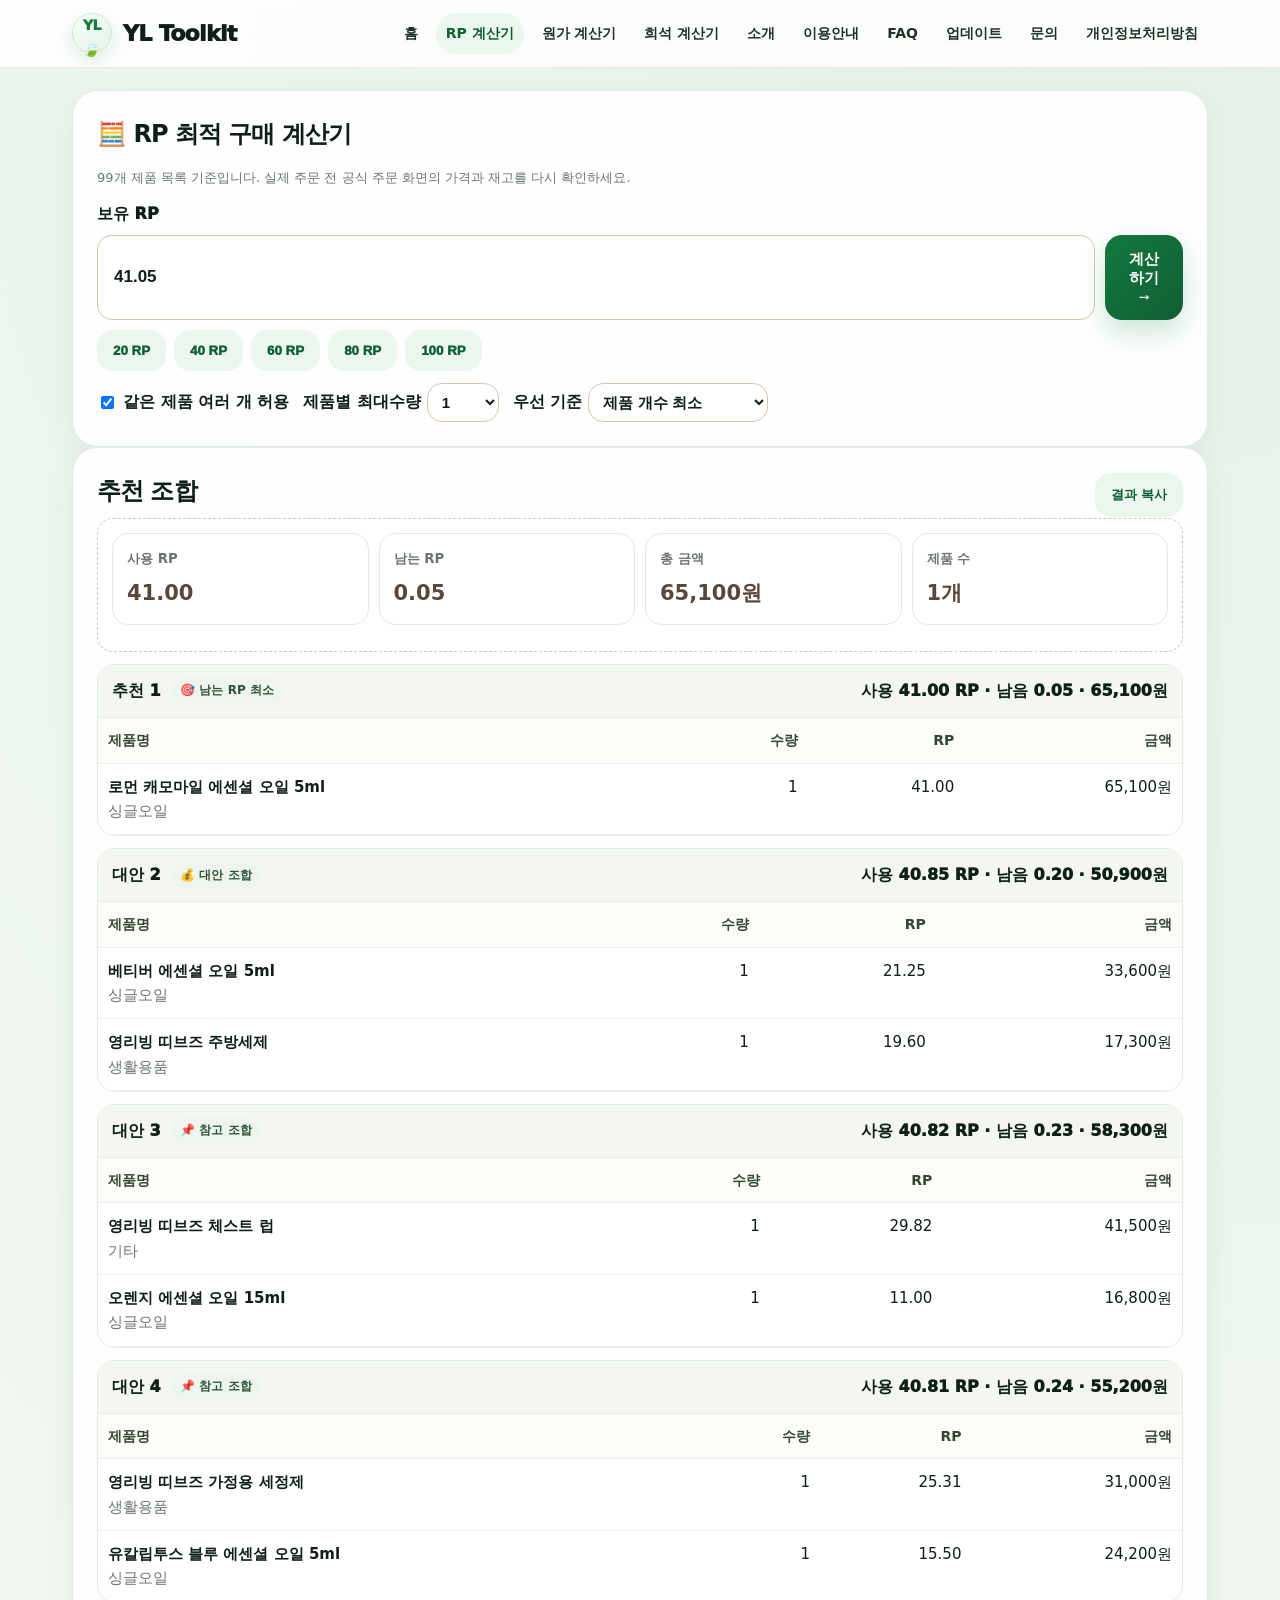
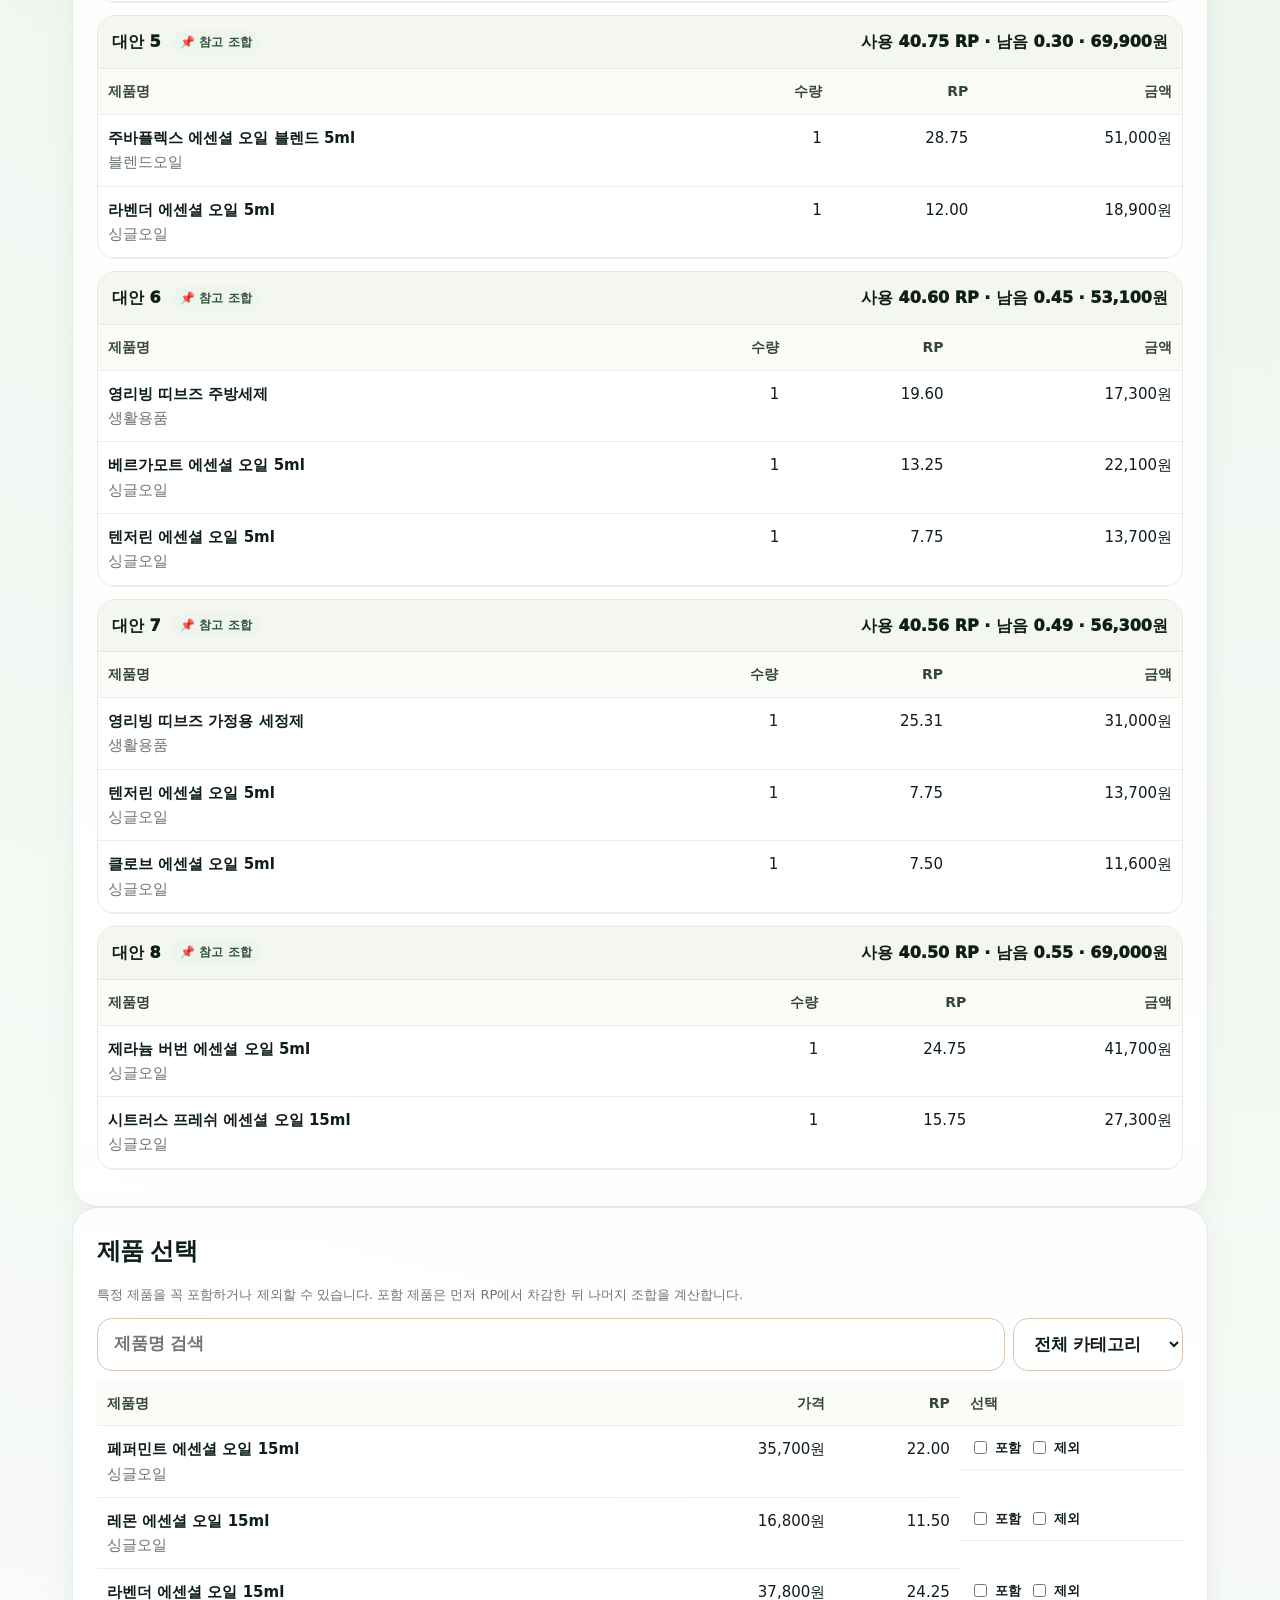
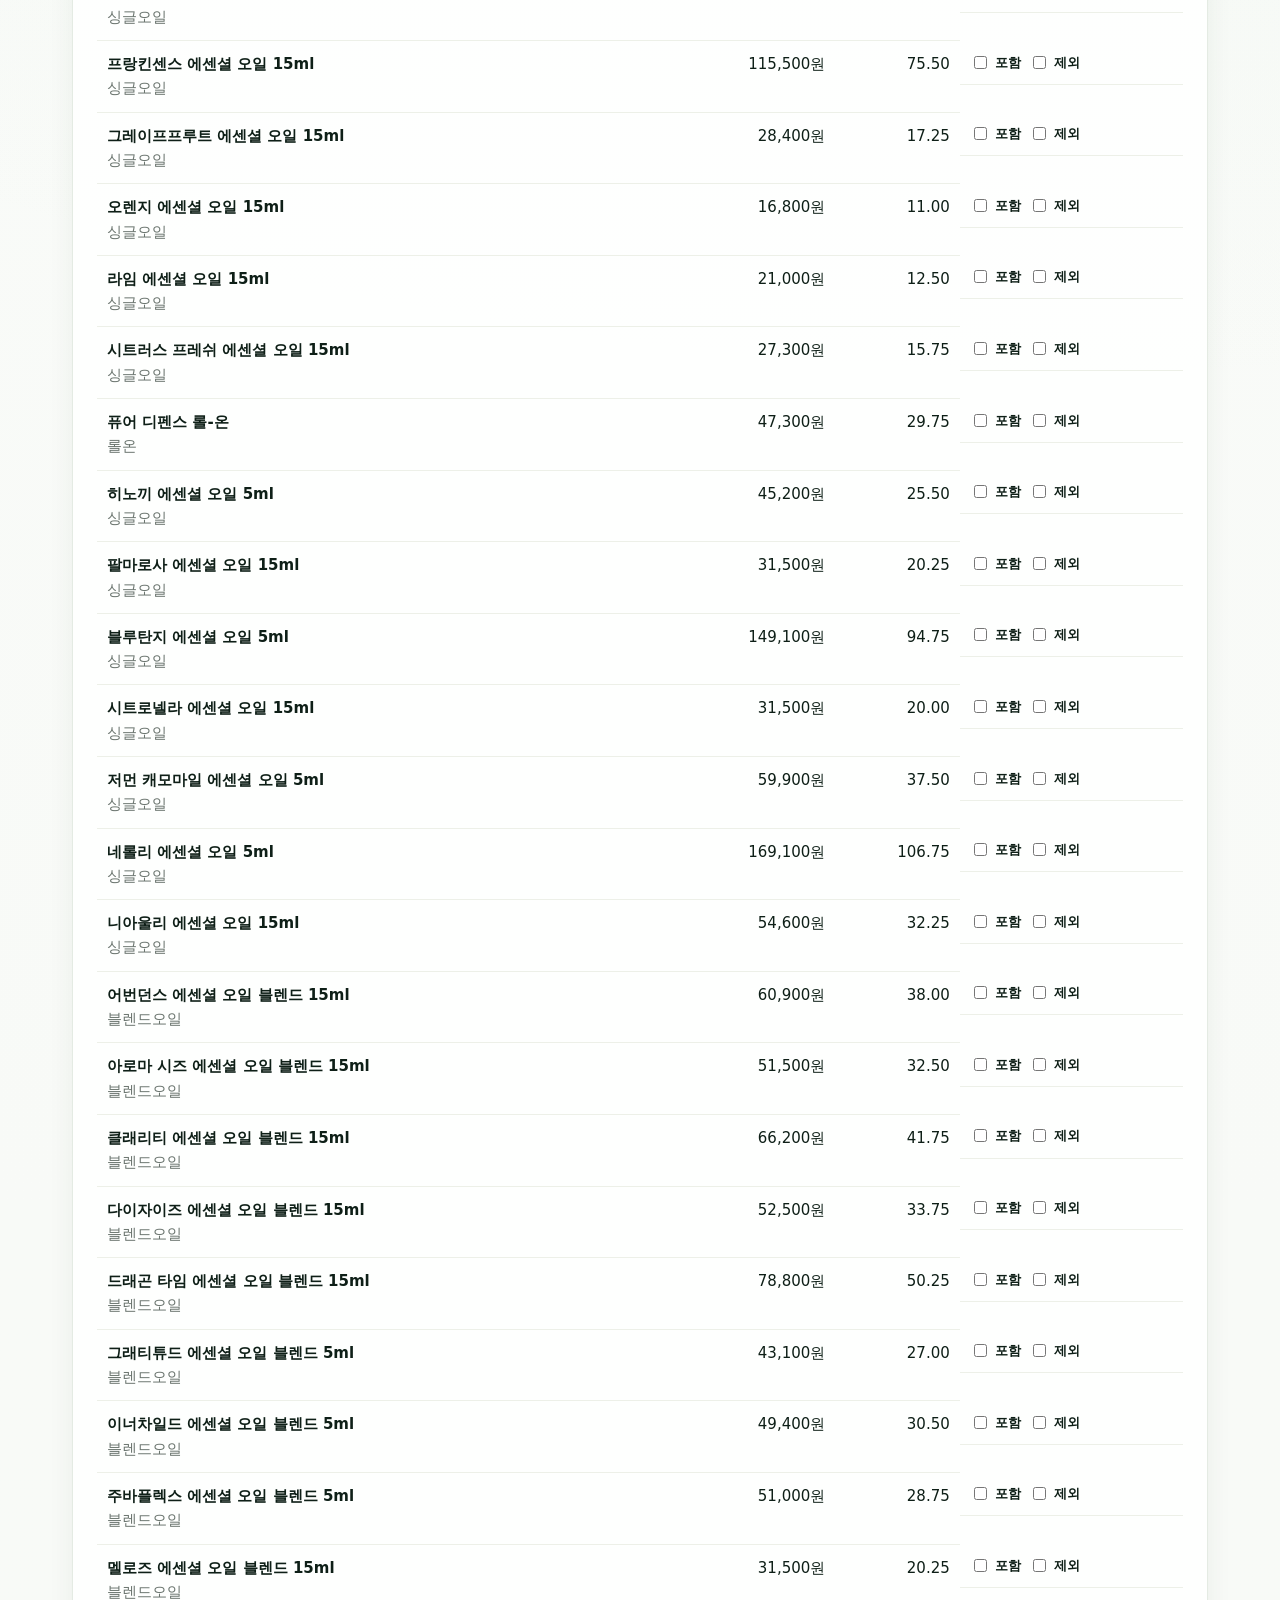
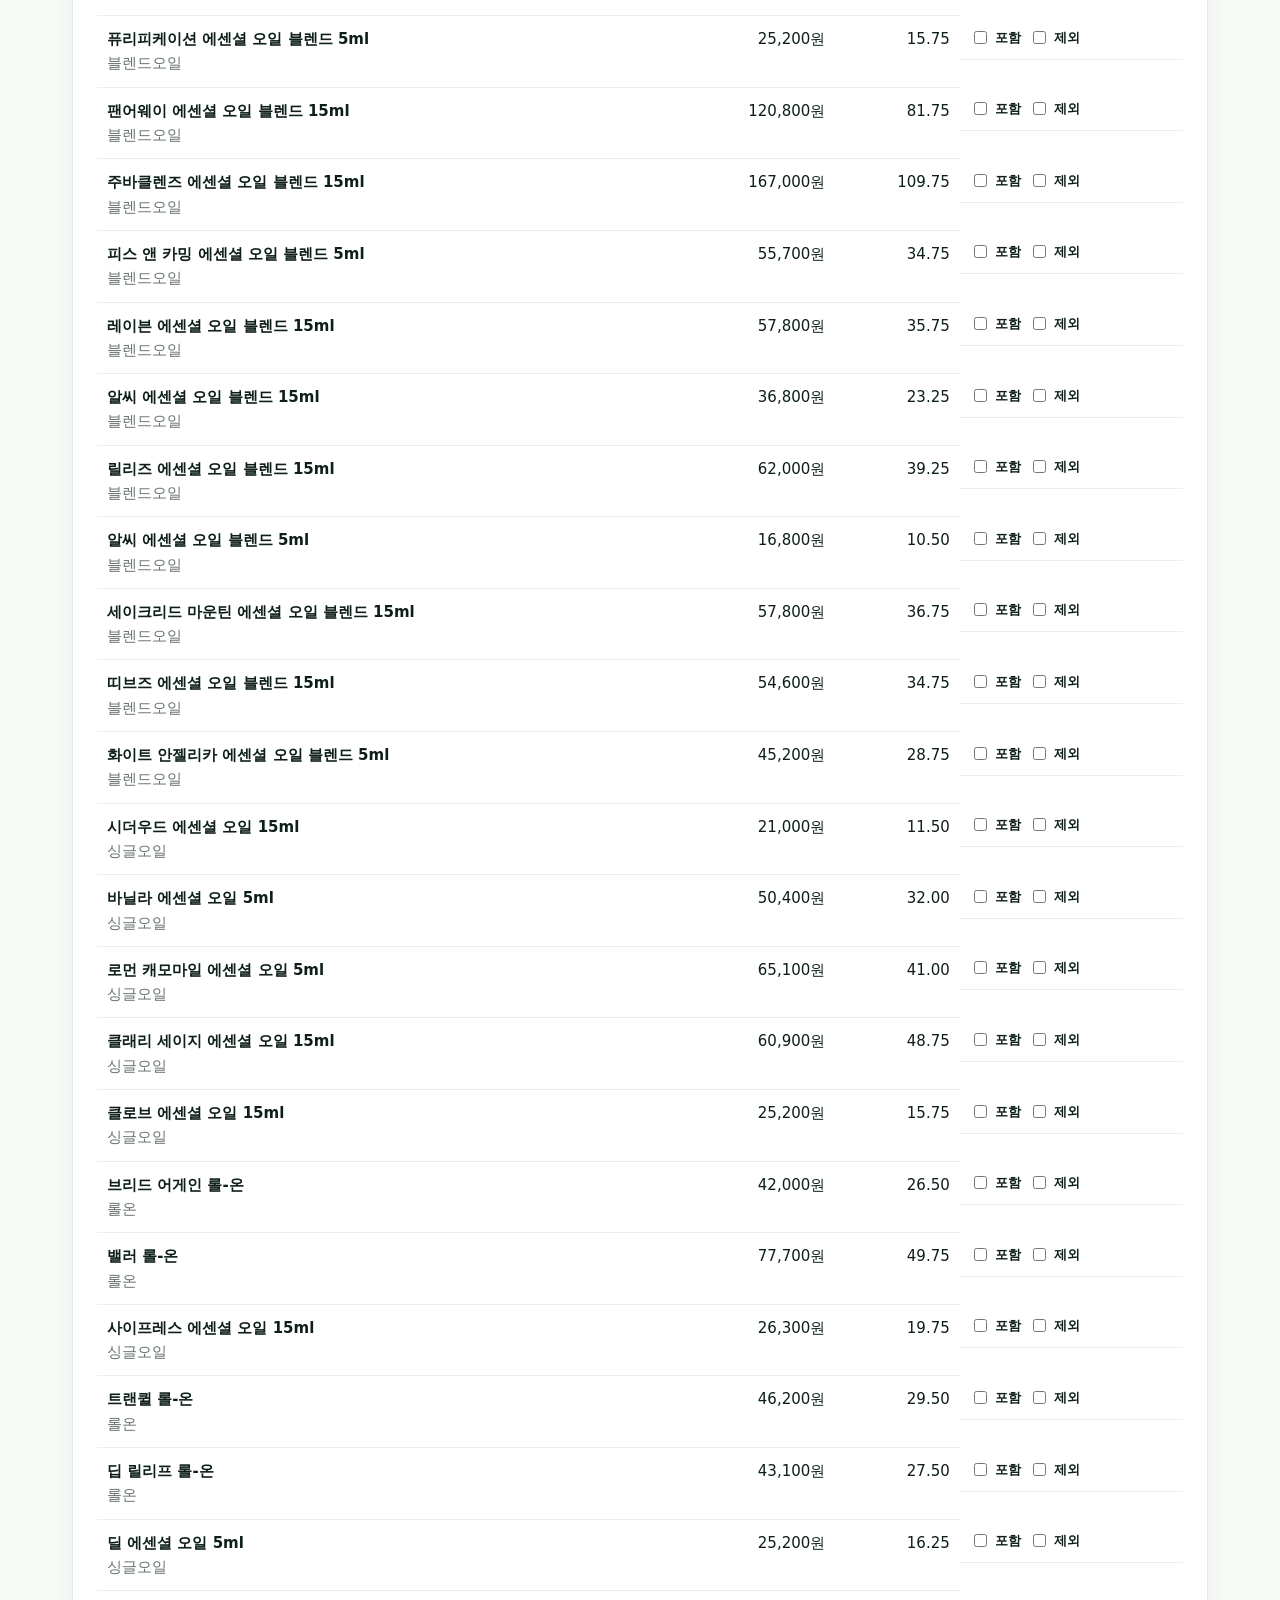
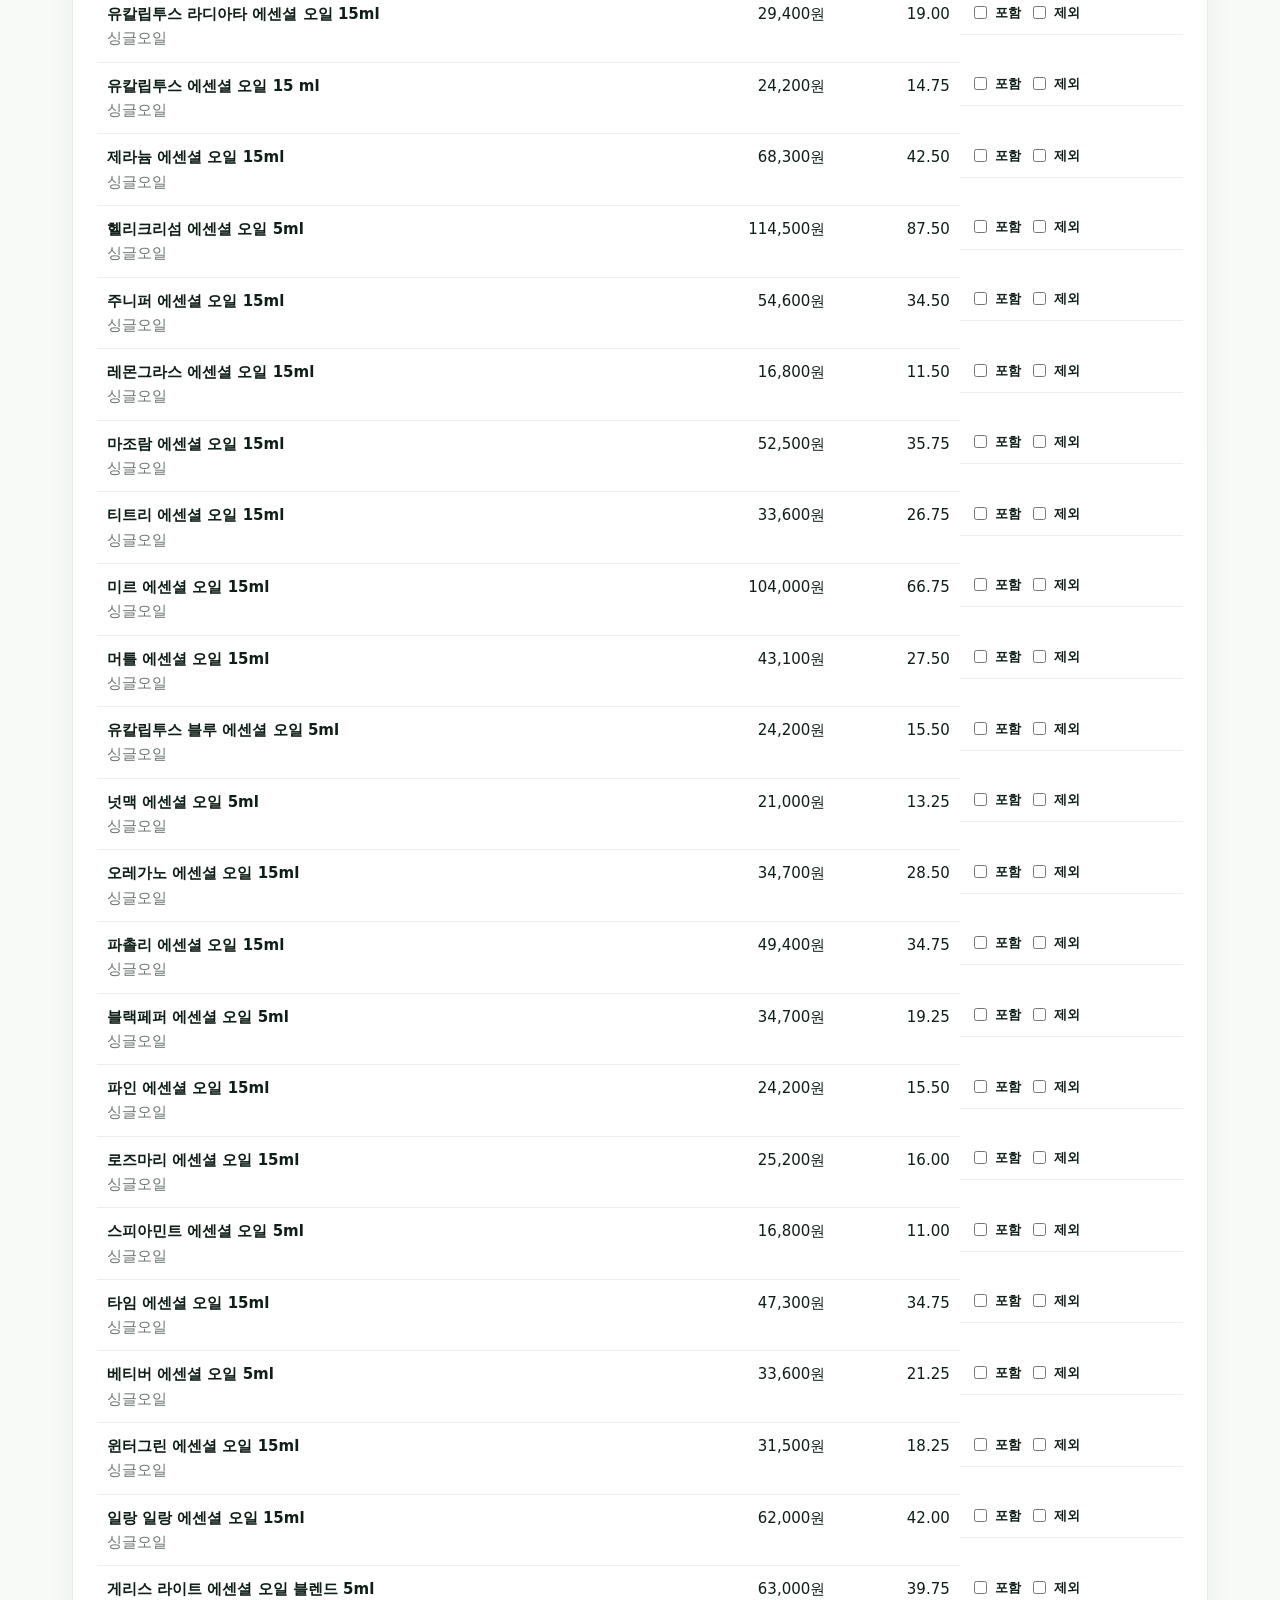
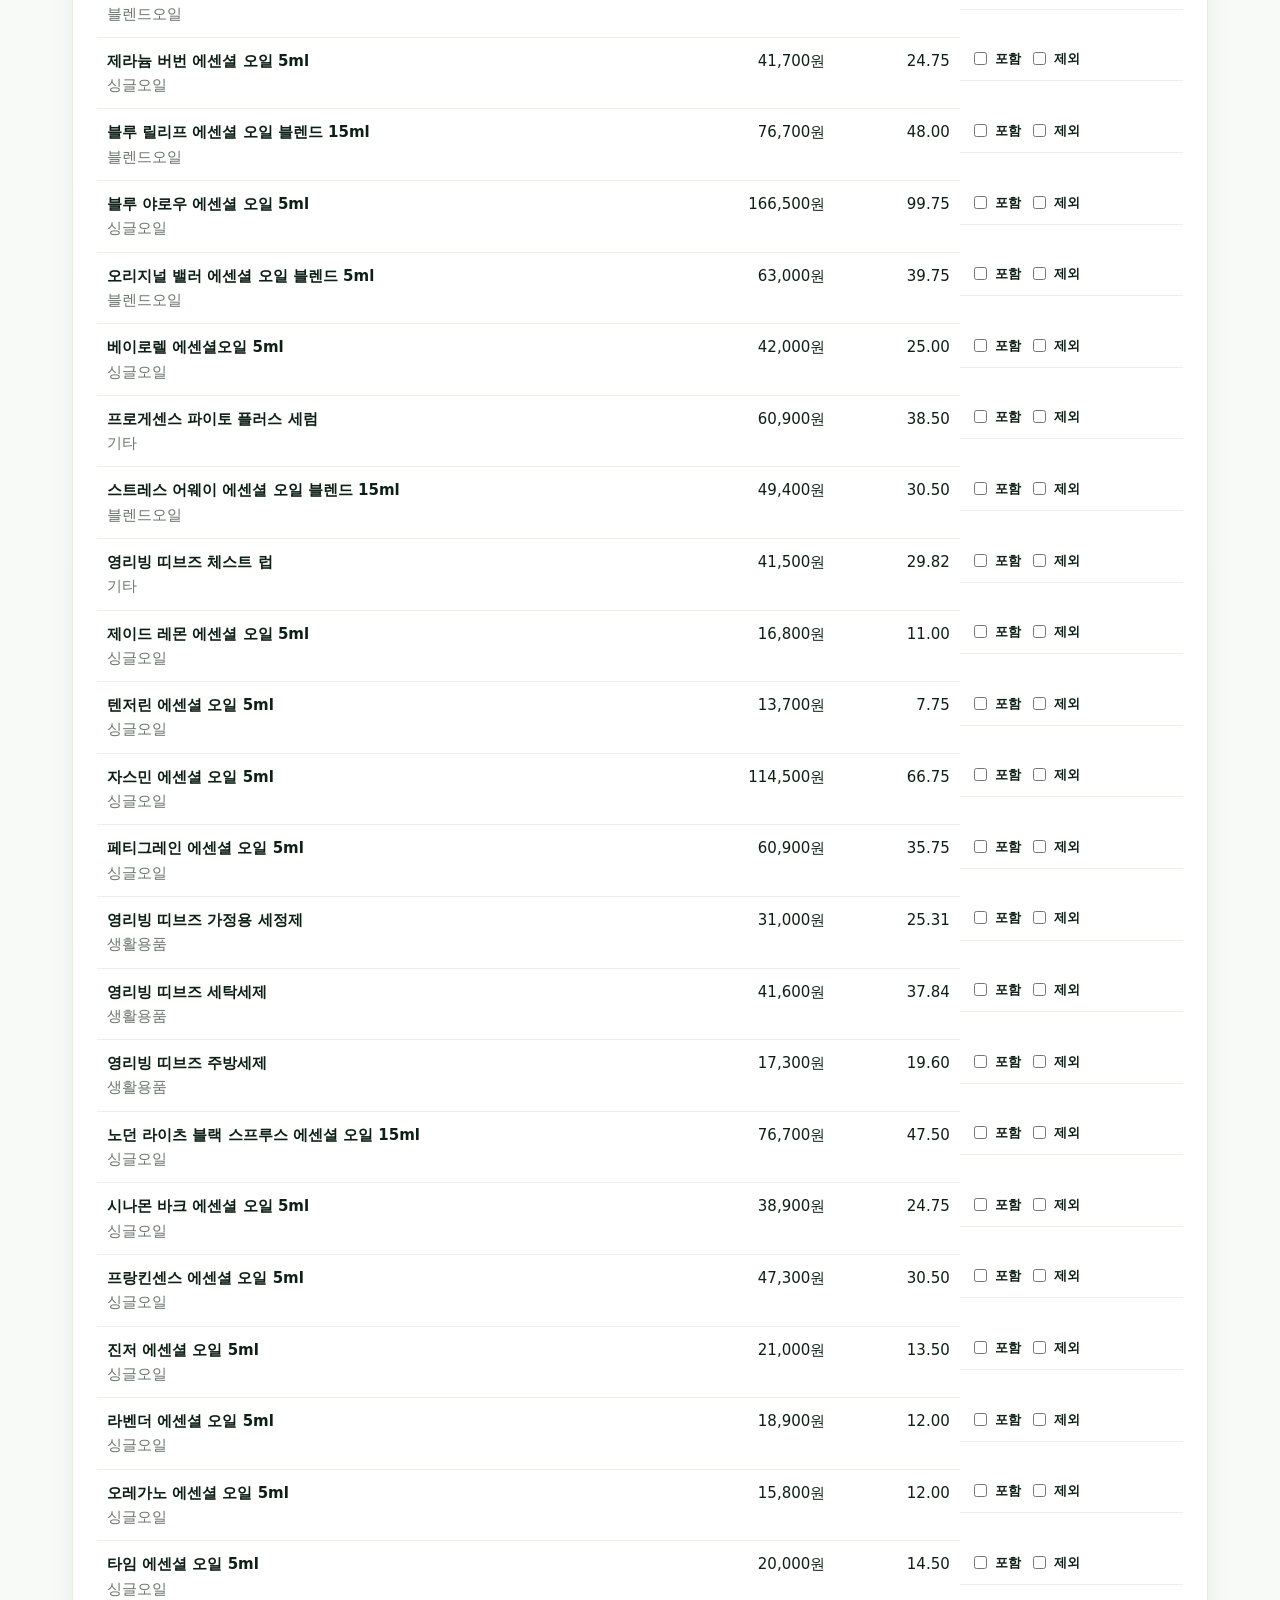
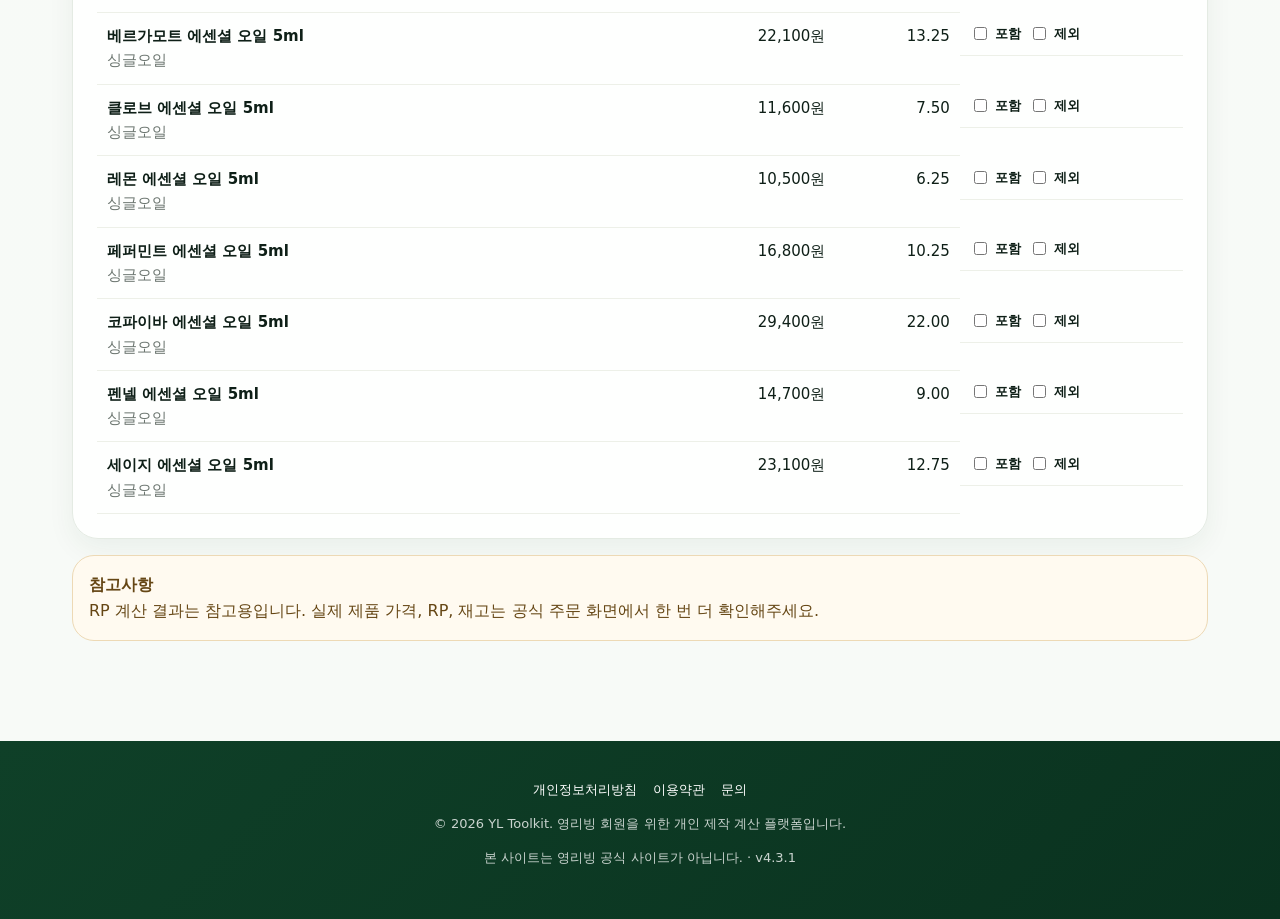
<file: rp/index.html>
<!doctype html><html lang="ko"><head><meta charset="utf-8" /><meta name="viewport" content="width=device-width,initial-scale=1" /><title>RP 최적 구매 계산기 | YL Toolkit</title><meta name="description" content="보유 RP에 맞춰 가장 효율적인 제품 구매 조합을 계산하는 RP 최적 구매 계산기입니다." /><meta name="theme-color" content="#365f3b" /><link rel="stylesheet" href="../assets/css/common.css" /><link rel="stylesheet" href="../assets/css/rp.css" /><link rel="icon" href="../favicon.svg" type="image/svg+xml" />
<link rel="canonical" href="https://yltoolkit-droid.github.io/yl-toolkit/rp/" />
<meta property="og:type" content="website" />
<meta property="og:title" content="RP 최적 구매 계산기 | YL Toolkit" />
<meta property="og:description" content="보유 RP에 맞춰 가장 효율적인 제품 구매 조합을 계산하는 RP 최적 구매 계산기입니다." />
<meta property="og:url" content="https://yltoolkit-droid.github.io/yl-toolkit/rp/" />
<meta property="og:image" content="https://yltoolkit-droid.github.io/yl-toolkit/assets/img/og-image.svg" />
<meta name="twitter:card" content="summary_large_image" />
<meta name="twitter:title" content="RP 최적 구매 계산기 | YL Toolkit" />
<meta name="twitter:description" content="보유 RP에 맞춰 가장 효율적인 제품 구매 조합을 계산하는 RP 최적 구매 계산기입니다." />
<meta name="twitter:image" content="https://yltoolkit-droid.github.io/yl-toolkit/assets/img/og-image.svg" />
<script async src="https://pagead2.googlesyndication.com/pagead/js/adsbygoogle.js?client=ca-pub-5259538571603783"
     crossorigin="anonymous"></script>
<!-- Google tag (gtag.js) -->
<script async src="https://www.googletagmanager.com/gtag/js?id=G-E41WLH114Y"></script>
<script>
  window.dataLayer = window.dataLayer || [];
  function gtag(){dataLayer.push(arguments);}
  gtag('js', new Date());
  gtag('config', 'G-E41WLH114Y');
</script>
</head><body><header class="app-header"><nav class="nav" id="nav"><a href="../" class="brand"><span class="brand-mark">YL</span><span>YL Toolkit</span></a><button class="menu-toggle" id="menuToggle" type="button">메뉴</button><div class="nav-links"><a href="../" class="">홈</a><a href="../rp/" class="active">RP 계산기</a><a href="../cost/" >원가 계산기</a><a href="../dilution/" >희석 계산기</a><a href="../about/" class="">소개</a><a href="../guide/" class="">이용안내</a><a href="../faq/" class="">FAQ</a><a href="../updates/" class="">업데이트</a><a href="../contact/" class="">문의</a><a href="../privacy/" class="">개인정보처리방침</a></div></nav></header><main class="wrap"><section class="card"><h2>🧮 RP 최적 구매 계산기</h2><p class="small">99개 제품 목록 기준입니다. 실제 주문 전 공식 주문 화면의 가격과 재고를 다시 확인하세요.</p><label class="main-label" for="targetRp">보유 RP</label><div class="input-row"><input id="targetRp" type="number" step="0.01" inputmode="decimal" placeholder="예: 41.05" value="41.05" /><button class="primary" id="calcBtn" type="button">계산하기 →</button></div><div class="quick"><button class="secondary quick-rp" data-rp="20" type="button">20 RP</button><button class="secondary quick-rp" data-rp="40" type="button">40 RP</button><button class="secondary quick-rp" data-rp="60" type="button">60 RP</button><button class="secondary quick-rp" data-rp="80" type="button">80 RP</button><button class="secondary quick-rp" data-rp="100" type="button">100 RP</button></div><div class="opts"><label><input id="allowDuplicate" type="checkbox" checked /> 같은 제품 여러 개 허용</label><label>제품별 최대수량 <select id="maxQty" style="width:72px;padding:9px 10px;font-size:15px"><option>1</option><option>2</option><option>3</option><option>5</option><option>10</option></select></label><label>우선 기준 <select id="priority" style="width:180px;padding:9px 10px;font-size:15px"><option value="count">제품 개수 최소</option><option value="priceLow">결제금액 낮은 순</option><option value="priceHigh">고가 제품 우선</option></select></label></div></section><section class="card"><div class="section-title"><h2>추천 조합</h2><button class="secondary" id="copyBtn" type="button">결과 복사</button></div><div id="summary" class="notice">RP를 입력하고 계산을 눌러주세요.</div><div id="results"></div></section><section class="card"><h2>제품 선택</h2><p class="small">특정 제품을 꼭 포함하거나 제외할 수 있습니다. 포함 제품은 먼저 RP에서 차감한 뒤 나머지 조합을 계산합니다.</p><div class="product-tools"><input id="search" type="search" placeholder="제품명 검색" /><select id="category"></select></div><div id="productList"></div></section><section class="guide-note"><b>참고사항</b><br>RP 계산 결과는 참고용입니다. 실제 제품 가격, RP, 재고는 공식 주문 화면에서 한 번 더 확인해주세요.</section>
</main><footer class="footer"><div class="footer-links"><a href="../privacy/">개인정보처리방침</a><a href="../terms/">이용약관</a><a href="../contact/">문의</a></div><p>© 2026 YL Toolkit. 영리빙 회원을 위한 개인 제작 계산 플랫폼입니다.</p><p>본 사이트는 영리빙 공식 사이트가 아닙니다. · v4.3.1</p></footer><script src="../assets/js/common.js"></script><script src="../assets/data/products.js"></script><script src="../assets/js/rp.js"></script></body></html>
</file>
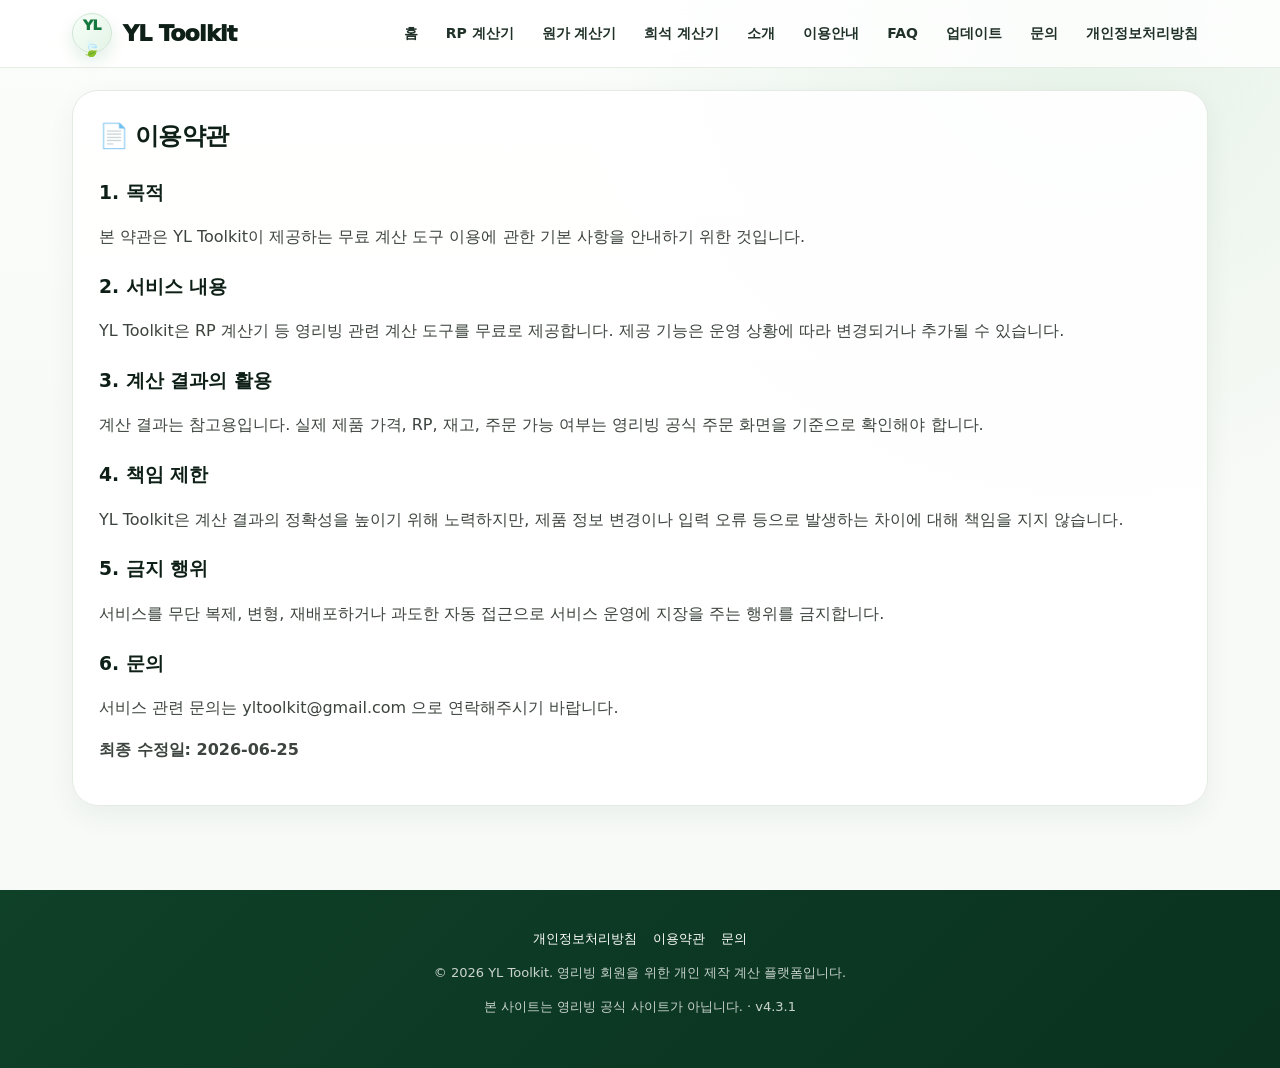
<file: terms/index.html>
<!doctype html><html lang="ko"><head><meta charset="utf-8" /><meta name="viewport" content="width=device-width,initial-scale=1" /><title>이용약관 | YL Toolkit</title><meta name="description" content="영리빙 회원을 위한 무료 계산 플랫폼 YL Toolkit입니다." /><meta name="theme-color" content="#365f3b" /><link rel="stylesheet" href="../assets/css/common.css" /><link rel="icon" href="../favicon.svg" type="image/svg+xml" />
<link rel="canonical" href="https://yltoolkit-droid.github.io/yl-toolkit/terms/" />
<meta property="og:type" content="website" />
<meta property="og:title" content="이용약관 | YL Toolkit" />
<meta property="og:description" content="영리빙 회원을 위한 무료 계산 플랫폼 YL Toolkit입니다." />
<meta property="og:url" content="https://yltoolkit-droid.github.io/yl-toolkit/terms/" />
<meta property="og:image" content="https://yltoolkit-droid.github.io/yl-toolkit/assets/img/og-image.svg" />
<meta name="twitter:card" content="summary_large_image" />
<meta name="twitter:title" content="이용약관 | YL Toolkit" />
<meta name="twitter:description" content="영리빙 회원을 위한 무료 계산 플랫폼 YL Toolkit입니다." />
<meta name="twitter:image" content="https://yltoolkit-droid.github.io/yl-toolkit/assets/img/og-image.svg" />
<script async src="https://pagead2.googlesyndication.com/pagead/js/adsbygoogle.js?client=ca-pub-5259538571603783"
     crossorigin="anonymous"></script>
<!-- Google tag (gtag.js) -->
<script async src="https://www.googletagmanager.com/gtag/js?id=G-E41WLH114Y"></script>
<script>
  window.dataLayer = window.dataLayer || [];
  function gtag(){dataLayer.push(arguments);}
  gtag('js', new Date());
  gtag('config', 'G-E41WLH114Y');
</script>
</head><body><header class="app-header"><nav class="nav" id="nav"><a href="../" class="brand"><span class="brand-mark">YL</span><span>YL Toolkit</span></a><button class="menu-toggle" id="menuToggle" type="button">메뉴</button><div class="nav-links"><a href="../" class="">홈</a><a href="../rp/" class="">RP 계산기</a><a href="../cost/" >원가 계산기</a><a href="../dilution/" >희석 계산기</a><a href="../about/" class="">소개</a><a href="../guide/" class="">이용안내</a><a href="../faq/" class="">FAQ</a><a href="../updates/" class="">업데이트</a><a href="../contact/" class="">문의</a><a href="../privacy/" class="">개인정보처리방침</a></div></nav></header><main class="wrap"><section class="doc"><h2>📄 이용약관</h2><h3>1. 목적</h3><p>본 약관은 YL Toolkit이 제공하는 무료 계산 도구 이용에 관한 기본 사항을 안내하기 위한 것입니다.</p><h3>2. 서비스 내용</h3><p>YL Toolkit은 RP 계산기 등 영리빙 관련 계산 도구를 무료로 제공합니다. 제공 기능은 운영 상황에 따라 변경되거나 추가될 수 있습니다.</p><h3>3. 계산 결과의 활용</h3><p>계산 결과는 참고용입니다. 실제 제품 가격, RP, 재고, 주문 가능 여부는 영리빙 공식 주문 화면을 기준으로 확인해야 합니다.</p><h3>4. 책임 제한</h3><p>YL Toolkit은 계산 결과의 정확성을 높이기 위해 노력하지만, 제품 정보 변경이나 입력 오류 등으로 발생하는 차이에 대해 책임을 지지 않습니다.</p><h3>5. 금지 행위</h3><p>서비스를 무단 복제, 변형, 재배포하거나 과도한 자동 접근으로 서비스 운영에 지장을 주는 행위를 금지합니다.</p><h3>6. 문의</h3><p>서비스 관련 문의는 yltoolkit@gmail.com 으로 연락해주시기 바랍니다.</p><p><b>최종 수정일: 2026-06-25</b></p></section></main><footer class="footer"><div class="footer-links"><a href="../privacy/">개인정보처리방침</a><a href="../terms/">이용약관</a><a href="../contact/">문의</a></div><p>© 2026 YL Toolkit. 영리빙 회원을 위한 개인 제작 계산 플랫폼입니다.</p><p>본 사이트는 영리빙 공식 사이트가 아닙니다. · v4.3.1</p></footer><script src="../assets/js/common.js"></script></body></html>
</file>
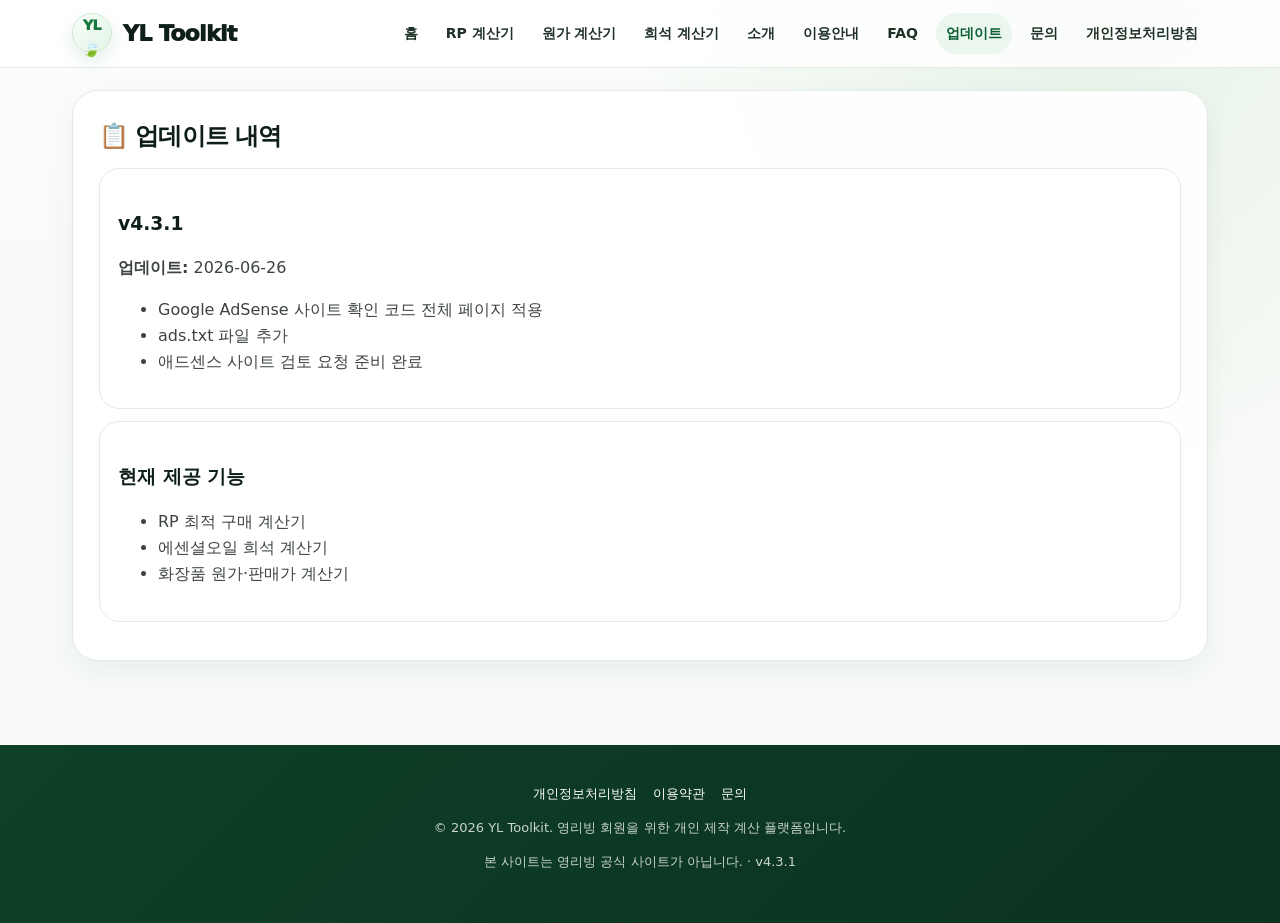
<file: updates/index.html>
<!doctype html><html lang="ko"><head><meta charset="utf-8" /><meta name="viewport" content="width=device-width,initial-scale=1" /><title>업데이트 | YL Toolkit</title><meta name="description" content="영리빙 회원을 위한 무료 계산 플랫폼 YL Toolkit입니다." /><meta name="theme-color" content="#365f3b" /><link rel="stylesheet" href="../assets/css/common.css" /><link rel="icon" href="../favicon.svg" type="image/svg+xml" />
<link rel="canonical" href="https://yltoolkit-droid.github.io/yl-toolkit/updates/" />
<meta property="og:type" content="website" />
<meta property="og:title" content="업데이트 | YL Toolkit" />
<meta property="og:description" content="영리빙 회원을 위한 무료 계산 플랫폼 YL Toolkit입니다." />
<meta property="og:url" content="https://yltoolkit-droid.github.io/yl-toolkit/updates/" />
<meta property="og:image" content="https://yltoolkit-droid.github.io/yl-toolkit/assets/img/og-image.svg" />
<meta name="twitter:card" content="summary_large_image" />
<meta name="twitter:title" content="업데이트 | YL Toolkit" />
<meta name="twitter:description" content="영리빙 회원을 위한 무료 계산 플랫폼 YL Toolkit입니다." />
<meta name="twitter:image" content="https://yltoolkit-droid.github.io/yl-toolkit/assets/img/og-image.svg" />
<script async src="https://pagead2.googlesyndication.com/pagead/js/adsbygoogle.js?client=ca-pub-5259538571603783"
     crossorigin="anonymous"></script>
<!-- Google tag (gtag.js) -->
<script async src="https://www.googletagmanager.com/gtag/js?id=G-E41WLH114Y"></script>
<script>
  window.dataLayer = window.dataLayer || [];
  function gtag(){dataLayer.push(arguments);}
  gtag('js', new Date());
  gtag('config', 'G-E41WLH114Y');
</script>
</head><body><header class="app-header"><nav class="nav" id="nav"><a href="../" class="brand"><span class="brand-mark">YL</span><span>YL Toolkit</span></a><button class="menu-toggle" id="menuToggle" type="button">메뉴</button><div class="nav-links"><a href="../" class="">홈</a><a href="../rp/" class="">RP 계산기</a><a href="../cost/" >원가 계산기</a><a href="../dilution/" >희석 계산기</a><a href="../about/" class="">소개</a><a href="../guide/" class="">이용안내</a><a href="../faq/" class="">FAQ</a><a href="../updates/" class="active">업데이트</a><a href="../contact/" class="">문의</a><a href="../privacy/" class="">개인정보처리방침</a></div></nav></header><main class="wrap">
<section class="doc">
  <h2>📋 업데이트 내역</h2>
  <div class="update-item">
    <h3>v4.3.1</h3>
    <p><b>업데이트:</b> 2026-06-26</p>
    <ul>
      <li>Google AdSense 사이트 확인 코드 전체 페이지 적용</li>
      <li>ads.txt 파일 추가</li>
      <li>애드센스 사이트 검토 요청 준비 완료</li>
    </ul>
  </div>
  <div class="update-item">
    <h3>현재 제공 기능</h3>
    <ul>
      <li>RP 최적 구매 계산기</li>
      <li>에센셜오일 희석 계산기</li>
      <li>화장품 원가·판매가 계산기</li>
    </ul>
  </div>
</section>
</main><footer class="footer"><div class="footer-links"><a href="../privacy/">개인정보처리방침</a><a href="../terms/">이용약관</a><a href="../contact/">문의</a></div><p>© 2026 YL Toolkit. 영리빙 회원을 위한 개인 제작 계산 플랫폼입니다.</p><p>본 사이트는 영리빙 공식 사이트가 아닙니다. · v4.3.1</p></footer><script src="../assets/js/common.js"></script></body></html>
</file>
<file: assets/css/common.css>
:root{
  --bg:#f8faf7;
  --paper:#ffffff;
  --ink:#0e1f17;
  --text:#25352c;
  --muted:#6b756f;
  --line:#e4ebe3;
  --green:#14783f;
  --green-deep:#0f5f34;
  --green-soft:#eaf6ee;
  --mint:#eff9f2;
  --gold:#c89a35;
  --gold-soft:#fff5dc;
  --shadow:0 18px 48px rgba(20,61,36,.09);
  --shadow-soft:0 10px 28px rgba(20,61,36,.06);
}
*{box-sizing:border-box}
html{scroll-behavior:smooth}
body{
  margin:0;
  background:
    radial-gradient(circle at 85% 0%, rgba(174,214,181,.28), transparent 34%),
    linear-gradient(180deg,#fbfdfb 0%,var(--bg) 42%,#f7faf7 100%);
  color:var(--ink);
  font-family:system-ui,-apple-system,BlinkMacSystemFont,"Segoe UI","Apple SD Gothic Neo","Noto Sans KR",sans-serif;
  line-height:1.62;
}
a{color:inherit;text-decoration:none}
.app-header{
  position:sticky;
  top:0;
  z-index:50;
  background:rgba(255,255,255,.82);
  backdrop-filter:blur(18px);
  border-bottom:1px solid rgba(228,235,227,.9);
}
.nav{
  max-width:1180px;
  margin:0 auto;
  padding:13px 22px;
  display:flex;
  align-items:center;
  justify-content:space-between;
  gap:18px;
}
.brand{
  display:flex;
  align-items:center;
  gap:11px;
  color:var(--ink);
  font-weight:950;
  letter-spacing:-.04em;
  white-space:nowrap;
}
.brand-mark{
  width:40px;
  height:40px;
  border-radius:50%;
  background:linear-gradient(135deg,#f7fff8,#e3f3e6);
  border:1px solid #cfe5d3;
  color:var(--green);
  display:grid;
  place-items:center;
  font-weight:950;
  font-size:14px;
  box-shadow:0 7px 16px rgba(20,120,63,.12);
}
.brand-mark::after{content:"🍃";font-size:15px;margin-left:-2px}
.brand span:last-child{
  font-size:22px;
  font-weight:950;
}
.nav-links{
  display:flex;
  align-items:center;
  gap:8px;
  flex-wrap:wrap;
  justify-content:flex-end;
}
.nav-links a{
  padding:9px 10px;
  border-radius:999px;
  font-size:14px;
  font-weight:850;
  color:#203128;
}
.nav-links a:hover,.nav-links a.active{
  background:var(--green-soft);
  color:var(--green-deep);
}
.menu-toggle{
  display:none;
  border:0;
  background:var(--green);
  color:white;
  border-radius:14px;
  padding:10px 13px;
  font-weight:950;
}
.wrap{
  max-width:1180px;
  margin:0 auto;
  padding:22px 22px 64px;
}
.hero{
  position:relative;
  overflow:hidden;
  min-height:430px;
  margin:12px 0 24px;
  padding:54px 56px;
  border-radius:34px;
  background:
    radial-gradient(circle at 73% 32%, rgba(86,148,93,.2), transparent 24%),
    linear-gradient(135deg,#ffffff 0%,#f3faf5 48%,#eef8f0 100%);
  border:1px solid var(--line);
  box-shadow:var(--shadow);
}
.hero::before{
  content:"";
  position:absolute;
  right:-60px;
  top:-40px;
  width:460px;
  height:460px;
  background:
    radial-gradient(ellipse at center, rgba(20,120,63,.16), transparent 60%);
  border-radius:50%;
}
.hero::after{
  content:"";
  position:absolute;
  right:72px;
  top:82px;
  width:270px;
  height:270px;
  background:
    radial-gradient(ellipse at 50% 50%, rgba(20,120,63,.12), transparent 62%);
  transform:rotate(-18deg);
  filter:blur(2px);
}
.eyebrow{
  display:inline-flex;
  align-items:center;
  gap:7px;
  padding:8px 14px;
  border-radius:999px;
  background:var(--green-soft);
  color:var(--green-deep);
  border:1px solid #d4ead8;
  font-size:13px;
  font-weight:950;
  margin-bottom:18px;
}
h1{
  margin:0 0 14px;
  font-size:72px;
  line-height:.98;
  letter-spacing:-.075em;
  font-weight:950;
}
h2{letter-spacing:-.04em}
.hero p{
  max-width:530px;
  margin:8px 0;
  color:var(--text);
  font-size:20px;
  letter-spacing:-.025em;
  position:relative;
  z-index:2;
}
.slogan{
  font-size:27px!important;
  color:var(--ink)!important;
  font-weight:900!important;
  margin-top:12px!important;
}
.hero-actions{
  display:flex;
  gap:12px;
  margin-top:28px;
  flex-wrap:wrap;
  position:relative;
  z-index:2;
}
.btn,button.primary{
  border:0;
  background:linear-gradient(135deg,var(--green),var(--green-deep));
  color:white;
  border-radius:17px;
  padding:15px 21px;
  font-weight:950;
  font-size:15px;
  cursor:pointer;
  display:inline-flex;
  align-items:center;
  justify-content:center;
  gap:8px;
  box-shadow:0 12px 26px rgba(20,120,63,.20);
}
.btn.light{background:linear-gradient(135deg,var(--green),var(--green-deep));color:#fff}
button.secondary,.btn.secondary{
  background:var(--green-soft);
  color:var(--green-deep);
  border:0;
  border-radius:16px;
  padding:13px 16px;
  font-weight:950;
  cursor:pointer;
}
.section-head{
  display:flex;
  justify-content:space-between;
  align-items:flex-end;
  gap:16px;
  margin:30px 0 16px;
}
.section-head h2{margin:0;font-size:30px}
.section-head p{margin:4px 0 0;color:var(--muted)}
.grid-tools{
  display:grid;
  grid-template-columns:repeat(3,1fr);
  gap:18px;
  margin:16px 0 20px;
}
.tool-card,.card,.doc,.support-card,.tips-card{
  background:rgba(255,255,255,.92);
  border:1px solid var(--line);
  border-radius:26px;
  padding:24px;
  box-shadow:var(--shadow-soft);
}
.tool-card{
  min-height:280px;
  display:flex;
  flex-direction:column;
  justify-content:space-between;
  gap:18px;
  transition:.2s transform,.2s box-shadow,.2s border-color;
}
.tool-card:hover{
  transform:translateY(-5px);
  box-shadow:var(--shadow);
  border-color:#cae3cf;
}
.tool-main{
  display:block;
}
.tool-icon{
  width:78px;
  height:78px;
  display:grid;
  place-items:center;
  border-radius:50%;
  background:linear-gradient(135deg,#eef9f1,#dff2e4);
  font-size:35px;
  margin-bottom:22px;
}
.tool-card:nth-child(3) .tool-icon{
  background:linear-gradient(135deg,#fff6de,#f6e6b7);
}
.tool-card h3{
  margin:0 0 10px;
  font-size:22px;
  letter-spacing:-.045em;
}
.tool-card p{
  margin:0;
  color:var(--muted);
  font-size:15px;
  line-height:1.7;
}
.tool-card .go{
  display:block;
  width:100%;
  text-align:center;
  background:linear-gradient(135deg,#eef8f1,#e3f4e7);
  color:var(--green-deep);
  border-radius:16px;
  padding:13px 14px;
  font-size:15px;
  font-weight:950;
}
.badge{display:inline-block;padding:5px 9px;border-radius:999px;background:var(--green-soft);font-size:12px;font-weight:900;color:var(--green-deep)}
.badge.ok{background:#e4f4ea;color:#1f7a4d}
.badge.soon{background:#f7f1e8;color:#986d31}
.feature-strip{
  display:grid;
  grid-template-columns:repeat(3,1fr);
  gap:14px;
  margin:18px 0;
}
.feature-item{
  display:flex;
  gap:13px;
  align-items:flex-start;
  background:rgba(255,255,255,.85);
  border:1px solid var(--line);
  border-radius:22px;
  padding:18px;
}
.feature-item .mini-icon{
  width:42px;
  height:42px;
  border-radius:50%;
  display:grid;
  place-items:center;
  background:var(--green-soft);
  font-size:22px;
}
.feature-item b{display:block;margin-bottom:3px}
.feature-item span{display:block;color:var(--muted);font-size:14px}
.support-card{
  display:flex;
  justify-content:space-between;
  align-items:center;
  gap:18px;
  background:linear-gradient(135deg,#fff,#fff9ed);
}
.support-card h2,.tips-card h2,.card h2,.doc h2{margin:0 0 8px}
.support-card p,.tips-card p{margin:0;color:var(--muted)}
.grid-why,.roadmap{display:none}
.doc{padding:26px}
.doc h3{margin:22px 0 7px}
.doc p,.doc li{color:#3d443f}
.update-item,.faq-item{
  background:#fff;
  border:1px solid var(--line);
  border-radius:20px;
  padding:18px;
  margin:12px 0;
}
.notice-box,.warning-box{
  background:#fff8ed;
  border:1px solid #eed9b6;
  color:#6d4b1b;
  border-radius:20px;
  padding:16px;
  margin:14px 0;
}
.result-panel{
  background:linear-gradient(135deg,#ffffff,#f3fbf5);
  border:1px solid var(--line);
  border-radius:26px;
  padding:24px;
  box-shadow:var(--shadow-soft);
  margin:14px 0;
}
.footer{
  margin-top:20px;
  background:linear-gradient(135deg,#0f4028,#0a321f);
  color:rgba(255,255,255,.78);
  text-align:center;
  padding:30px 18px 38px;
  font-size:13px;
}
.footer a{color:white}
.footer-links{
  display:flex;
  gap:16px;
  justify-content:center;
  flex-wrap:wrap;
  margin:8px 0;
}
.small{font-size:13px;color:var(--muted)}
@media(max-width:960px){
  .grid-tools{grid-template-columns:1fr}
  .feature-strip{grid-template-columns:1fr}
  h1{font-size:52px}
  .hero{min-height:auto;padding:38px 32px}
  .nav{align-items:flex-start}
  .menu-toggle{display:block}
  .nav-links{
    display:none;
    width:100%;
    background:var(--paper);
    border:1px solid var(--line);
    border-radius:18px;
    padding:8px;
    margin-top:8px;
    justify-content:flex-start;
  }
  .nav.open{flex-wrap:wrap}
  .nav.open .nav-links{display:flex}
}
@media(max-width:620px){
  .wrap{padding:14px 14px 48px}
  .hero{padding:30px 22px;border-radius:28px}
  .hero::before,.hero::after{opacity:.45}
  h1{font-size:42px}
  .hero p{font-size:16px}
  .slogan{font-size:20px!important}
  .section-head{align-items:flex-start;flex-direction:column}
  .tool-card{min-height:auto;padding:22px}
  .tool-icon{width:62px;height:62px;font-size:30px}
  .support-card{flex-direction:column;align-items:flex-start}
  .btn,button.primary,.btn.secondary,button.secondary{width:100%}
}


/* v4.1 Calculator UI Stabilization */
.calc-shell{display:grid;grid-template-columns:minmax(0,1fr) minmax(320px,.85fr);gap:18px;align-items:start;margin-top:16px}
.calc-panel,.calc-result{background:rgba(255,255,255,.94);border:1px solid var(--line);border-radius:26px;padding:24px;box-shadow:var(--shadow-soft)}
.calc-panel h2,.calc-result h2{margin:0 0 12px}
.calc-field{margin:0 0 14px}
.calc-field label{display:block;font-weight:950;margin:0 0 8px;color:var(--ink)}
.calc-field input,.calc-field select,.calc-field textarea,.cost-table input,.cost-table select,.cost-extra input{width:100%;border:1px solid #d8e2d6;background:#fff;color:var(--ink);border-radius:16px;padding:14px 15px;font-size:16px;font-weight:800;outline:none;transition:.15s border-color,.15s box-shadow,.15s background}
.calc-field input:focus,.calc-field select:focus,.cost-table input:focus,.cost-table select:focus,.cost-extra input:focus{border-color:#8fc89d;box-shadow:0 0 0 4px rgba(20,120,63,.10);background:#fbfffc}
.calc-actions,.cost-actions{display:flex;gap:10px;flex-wrap:wrap;margin-top:16px}
.result-panel{background:linear-gradient(135deg,#ffffff,#f3fbf5);border:1px solid var(--line);border-radius:26px;padding:24px;box-shadow:var(--shadow-soft);margin:14px 0}
.result-grid,.result-main{display:grid;grid-template-columns:repeat(2,1fr);gap:12px}
.result-box,.result-stat{background:#fff;border:1px solid var(--line);border-radius:20px;padding:16px}
.result-box small,.result-stat small{display:block;color:var(--muted);font-weight:950;margin-bottom:6px}
.result-box b,.result-stat b{color:var(--green-deep);font-size:25px;letter-spacing:-.04em}
.guide-note{background:#fffaf0;border:1px solid #edd9b5;color:#654614;border-radius:22px;padding:16px;margin:16px 0}
.quick-row{display:flex;gap:8px;flex-wrap:wrap;margin:8px 0 0}
.quick-chip{border:0;background:var(--green-soft);color:var(--green-deep);border-radius:999px;padding:8px 12px;font-weight:950;cursor:pointer}
.cost-table-wrap{overflow:auto;border:1px solid var(--line);border-radius:20px;background:#fff}
.cost-table{width:100%;border-collapse:separate;border-spacing:0;min-width:780px}
.cost-table th,.cost-table td{border-bottom:1px solid var(--line);padding:10px 8px;text-align:left;vertical-align:middle}
.cost-table th{color:var(--green-deep);font-size:13px;background:#fbfdfb}
.cost-extra{display:grid;grid-template-columns:repeat(3,1fr);gap:12px}
.cost-extra label{display:block;font-weight:950;margin-bottom:7px}
.delete-row{border:0;background:#fff4df;color:#8a5c2c;border-radius:12px;padding:8px 10px;font-weight:950;cursor:pointer}
@media(max-width:860px){.calc-shell{grid-template-columns:1fr}.result-grid,.result-main{grid-template-columns:1fr}}
@media(max-width:760px){.cost-extra{grid-template-columns:1fr 1fr}}
@media(max-width:520px){.cost-extra{grid-template-columns:1fr}}
</file>
<file: assets/css/cost.css>
.cost-table-wrap{overflow:auto}
.cost-table{width:100%;border-collapse:separate;border-spacing:0;min-width:780px}
.cost-table th,.cost-table td{border-bottom:1px solid var(--line);padding:10px 8px;text-align:left;vertical-align:middle}
.cost-table th{color:#31533a;font-size:13px;background:#fbfaf7}
.cost-table input,.cost-table select,.cost-extra input{width:100%;border:1px solid #d8d2c8;background:white;color:var(--ink);border-radius:12px;padding:10px 11px;font-size:14px;font-weight:800;outline:none}
.cost-table .num{text-align:right}
.cost-actions{display:flex;gap:8px;flex-wrap:wrap;margin-top:12px}
.cost-extra{display:grid;grid-template-columns:repeat(4,1fr);gap:12px;margin-top:12px}
.cost-extra label{display:block;font-weight:900;margin-bottom:7px}
.result-grid{display:grid;grid-template-columns:repeat(4,1fr);gap:10px}
.result-box{background:#fff;border:1px solid var(--line);border-radius:18px;padding:15px}
.result-box small{display:block;color:var(--muted);font-weight:900;margin-bottom:6px}
.result-box b{color:var(--accent-dark);font-size:22px}
.delete-row{border:0;background:#f7f1e8;color:#8a5c2c;border-radius:10px;padding:8px 10px;font-weight:900;cursor:pointer}
@media(max-width:760px){.cost-extra{grid-template-columns:1fr 1fr}.result-grid{grid-template-columns:1fr 1fr}}
@media(max-width:520px){.cost-extra{grid-template-columns:1fr}.result-grid{grid-template-columns:1fr}}
</file>
<file: assets/css/dilution.css>
.calc-grid{
  display:grid;
  grid-template-columns:1fr 1fr;
  gap:12px;
}
.calc-field label{
  display:block;
  font-weight:900;
  margin:0 0 7px;
}
.calc-field input,.calc-field select{
  width:100%;
  border:1px solid #d8d2c8;
  background:white;
  color:var(--ink);
  border-radius:15px;
  padding:14px 15px;
  font-size:16px;
  font-weight:800;
  outline:none;
}
.calc-actions{
  display:flex;
  gap:8px;
  flex-wrap:wrap;
  margin-top:14px;
}
.result-panel{
  background:linear-gradient(135deg,#ffffff,#f8fbf7);
  border:1px solid var(--line);
  border-radius:22px;
  padding:18px;
  box-shadow:var(--shadow);
  margin:12px 0;
}
.result-main{
  display:grid;
  grid-template-columns:repeat(3,1fr);
  gap:10px;
}
.result-stat{
  background:white;
  border:1px solid var(--line);
  border-radius:17px;
  padding:14px;
}
.result-stat small{
  display:block;
  color:var(--muted);
  font-weight:900;
  margin-bottom:5px;
}
.result-stat b{
  font-size:22px;
  color:var(--accent-dark);
}
.info-list{
  margin:10px 0 0;
  padding-left:20px;
  color:#4a4038;
}
.warning-box{
  background:#fff8ef;
  border:1px solid #ead8bd;
  color:#6c4b1f;
  border-radius:18px;
  padding:14px;
  margin:12px 0;
}
.quick-row{
  display:flex;
  gap:8px;
  flex-wrap:wrap;
  margin:8px 0 0;
}
.quick-chip{
  border:0;
  background:var(--accent-soft);
  color:var(--accent-dark);
  border-radius:999px;
  padding:8px 11px;
  font-weight:900;
  cursor:pointer;
}
@media(max-width:720px){
  .calc-grid{grid-template-columns:1fr}
  .result-main{grid-template-columns:1fr}
}
</file>
<file: assets/css/rp.css>
label.main-label{display:block;font-weight:950;margin:0 0 8px}.input-row{display:grid;grid-template-columns:1fr 78px;gap:10px}input,select{width:100%;border:1px solid #d8c5b3;background:white;color:var(--ink);border-radius:15px;padding:15px 16px;font-size:17px;font-weight:800}.quick,.opts,.checks{display:flex;gap:8px;flex-wrap:wrap;align-items:center}.quick{margin-top:10px}.opts{margin-top:12px;gap:14px}.opts label{display:flex;align-items:center;gap:6px;font-weight:800}.opts input,.checkbtn input{width:auto;padding:0}.section-title{display:flex;justify-content:space-between;align-items:center;gap:10px;flex-wrap:wrap}.notice{background:white;border:1px dashed #d8c4b1;color:#5a473a;padding:14px;border-radius:16px}.summary-grid{display:grid;grid-template-columns:repeat(4,1fr);gap:10px;margin-bottom:12px}.stat{background:white;border:1px solid var(--line);border-radius:16px;padding:14px}.stat small{display:block;color:var(--muted);font-weight:800;margin-bottom:6px}.stat b{font-size:21px}.combo{overflow:hidden;background:white;border:1px solid var(--line);border-radius:18px;margin:12px 0}.combo-head{display:flex;justify-content:space-between;gap:10px;padding:13px 14px;background:#f3f7ef;border-bottom:1px solid var(--line);font-weight:950}table{width:100%;border-collapse:collapse;font-size:15px}th,td{border-bottom:1px solid #edf0e8;padding:11px 10px;text-align:left;vertical-align:top}th{background:#fbfcf8;color:#344734;font-size:14px}.right{text-align:right;white-space:nowrap}.muted{color:var(--muted)}.product-tools{display:grid;grid-template-columns:1fr 170px;gap:8px;margin-bottom:10px}.checkbtn{display:inline-flex;align-items:center;gap:5px;font-size:13px;font-weight:800}@media(max-width:620px){.input-row{grid-template-columns:1fr 72px}.summary-grid{grid-template-columns:1fr 1fr}.product-tools{grid-template-columns:1fr}table{font-size:14px}th,td{padding:9px 7px}.hide-mobile{display:none}.combo-head{flex-direction:column}}


.combo-tag{
  display:inline-flex;
  align-items:center;
  margin-left:6px;
  padding:3px 8px;
  border-radius:999px;
  background:#eef5ee;
  color:#31533a;
  font-size:12px;
  font-style:normal;
  font-weight:900;
  vertical-align:middle;
}
@media(max-width:620px){
  .combo-tag{
    margin-left:0;
    margin-top:6px;
    width:max-content;
  }
}
</file>
